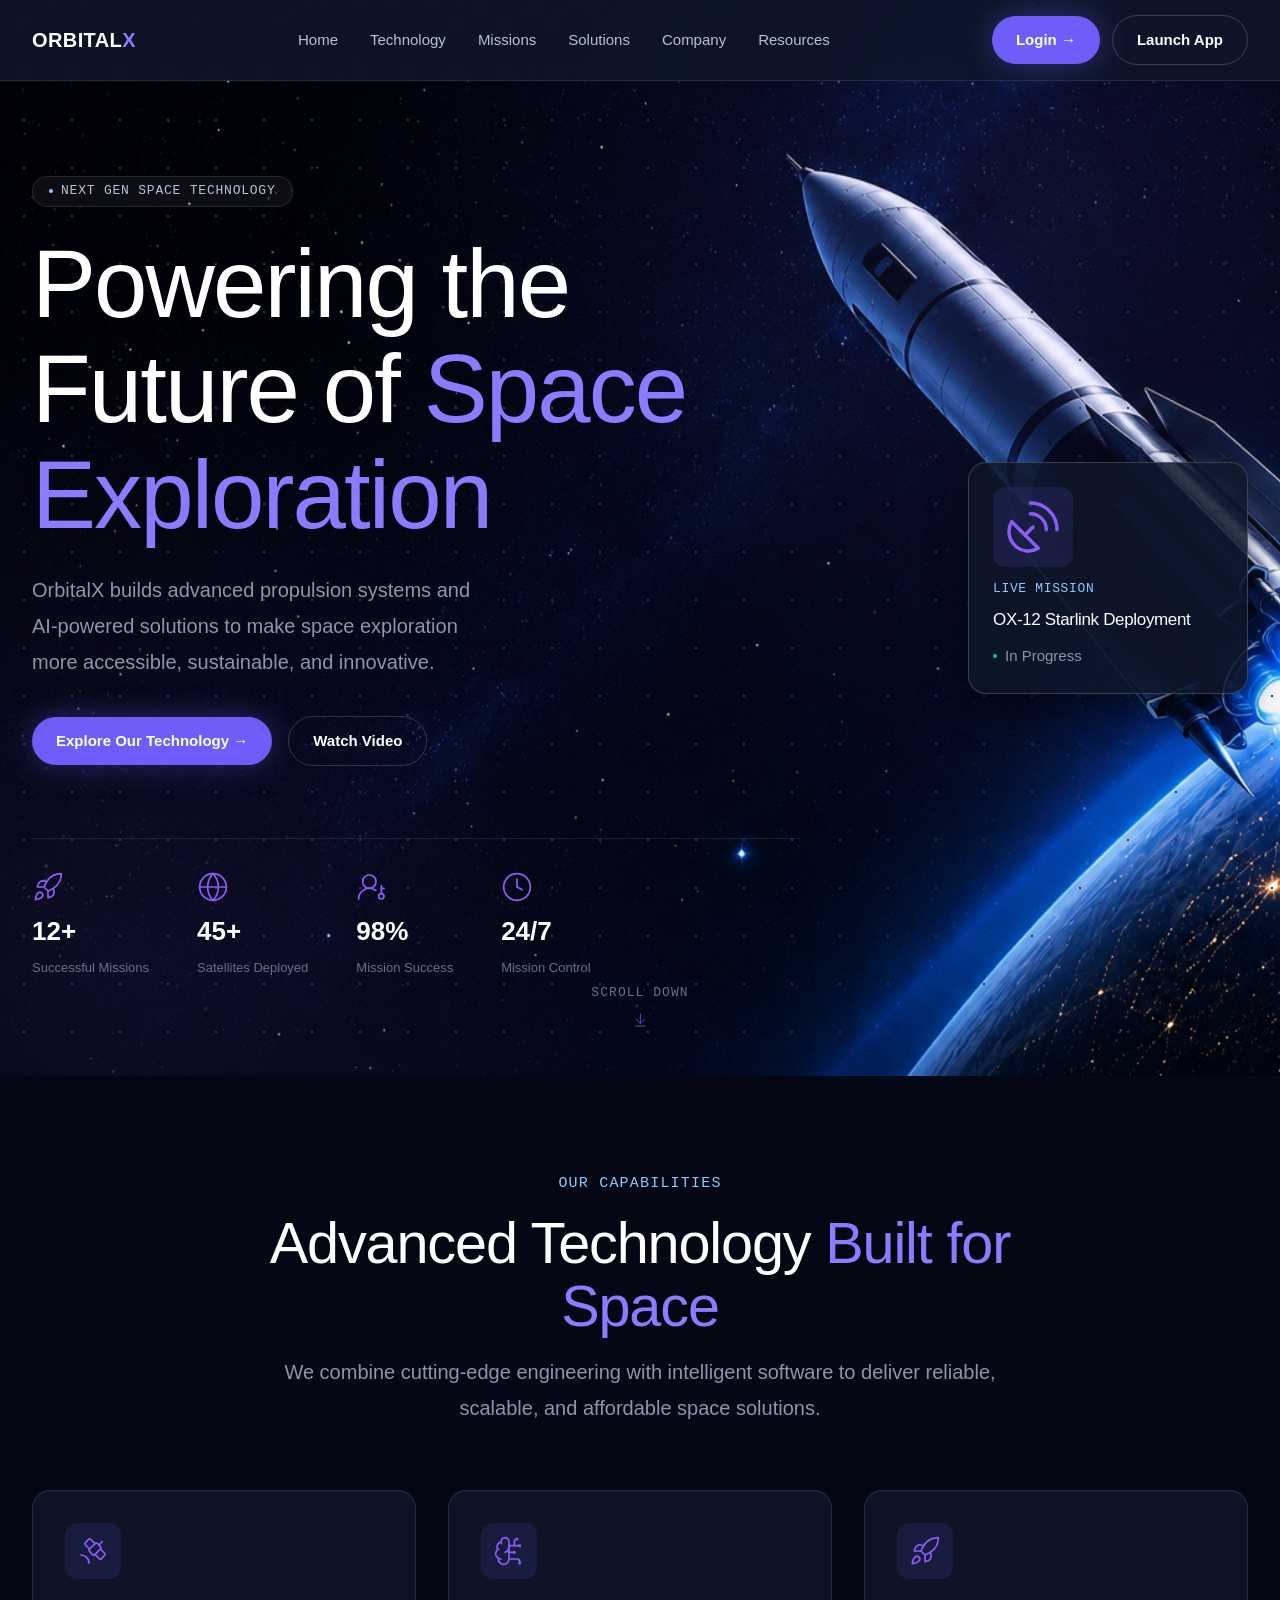
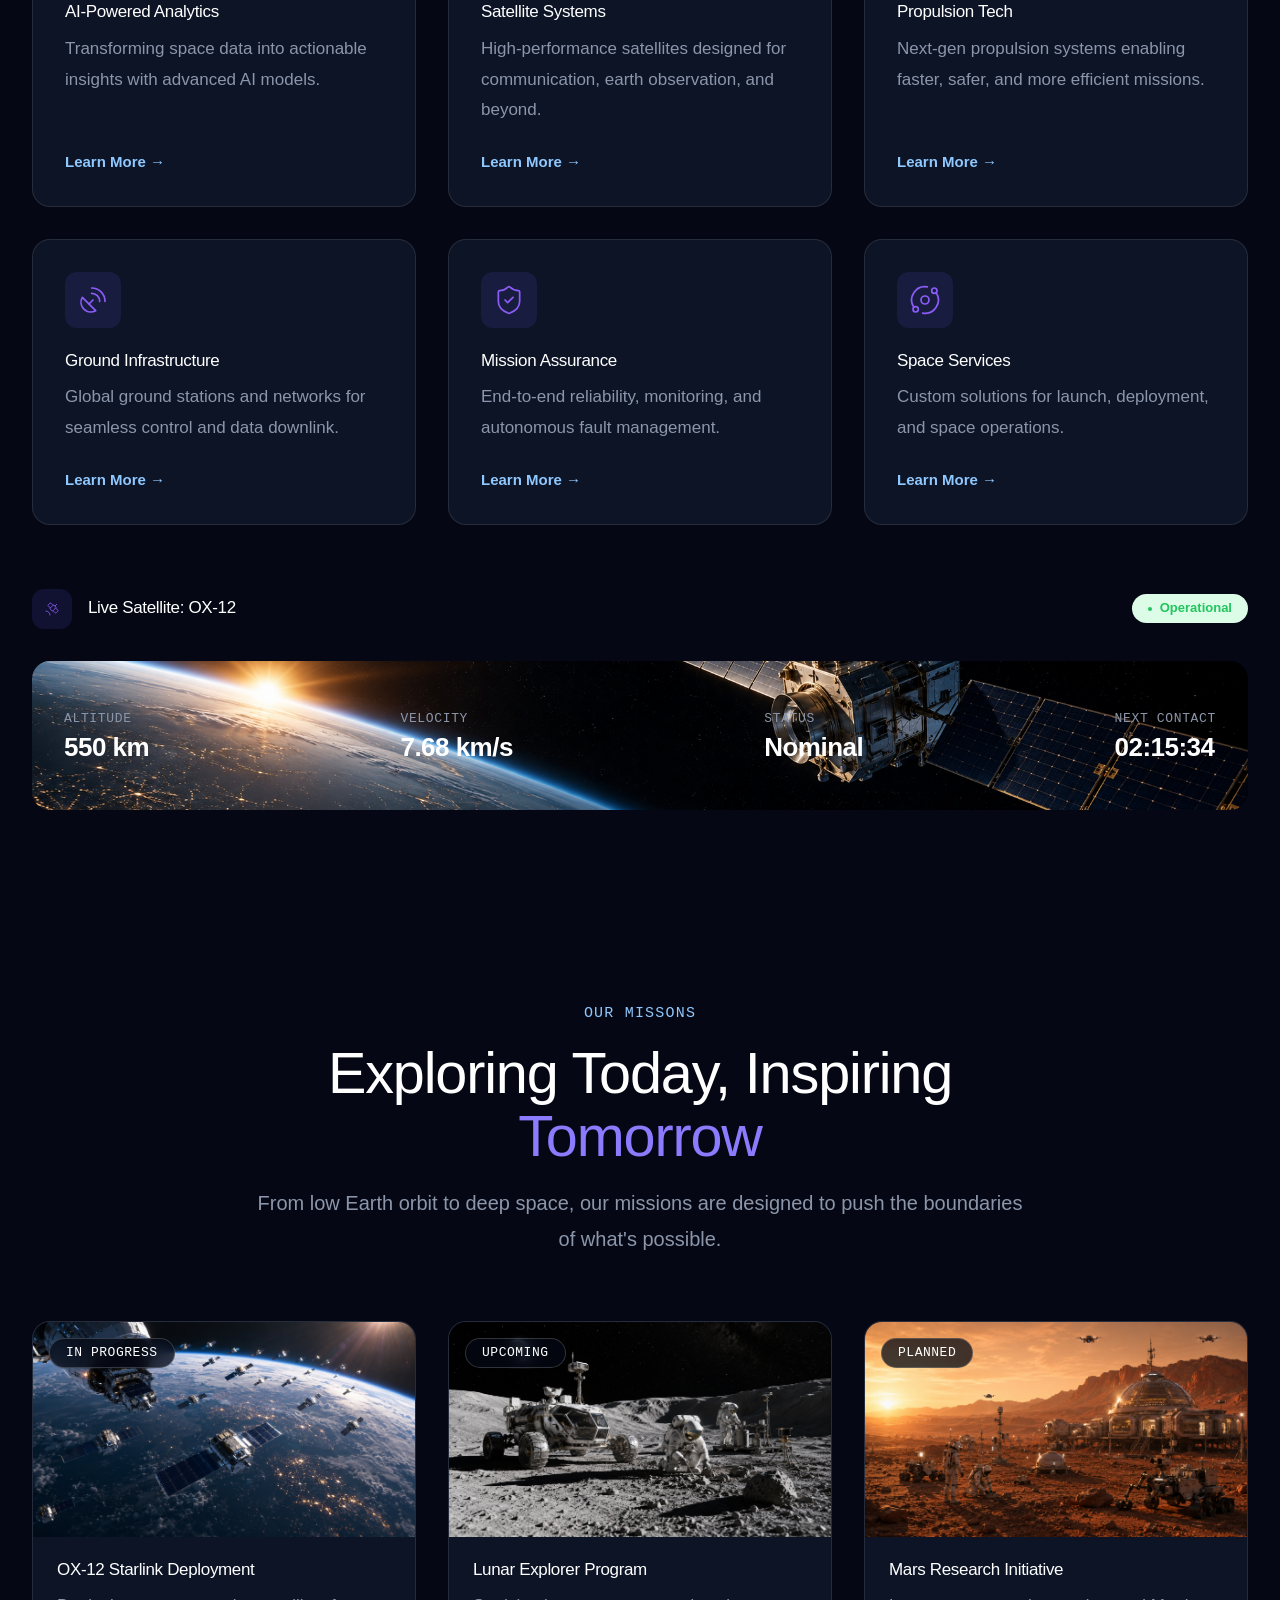
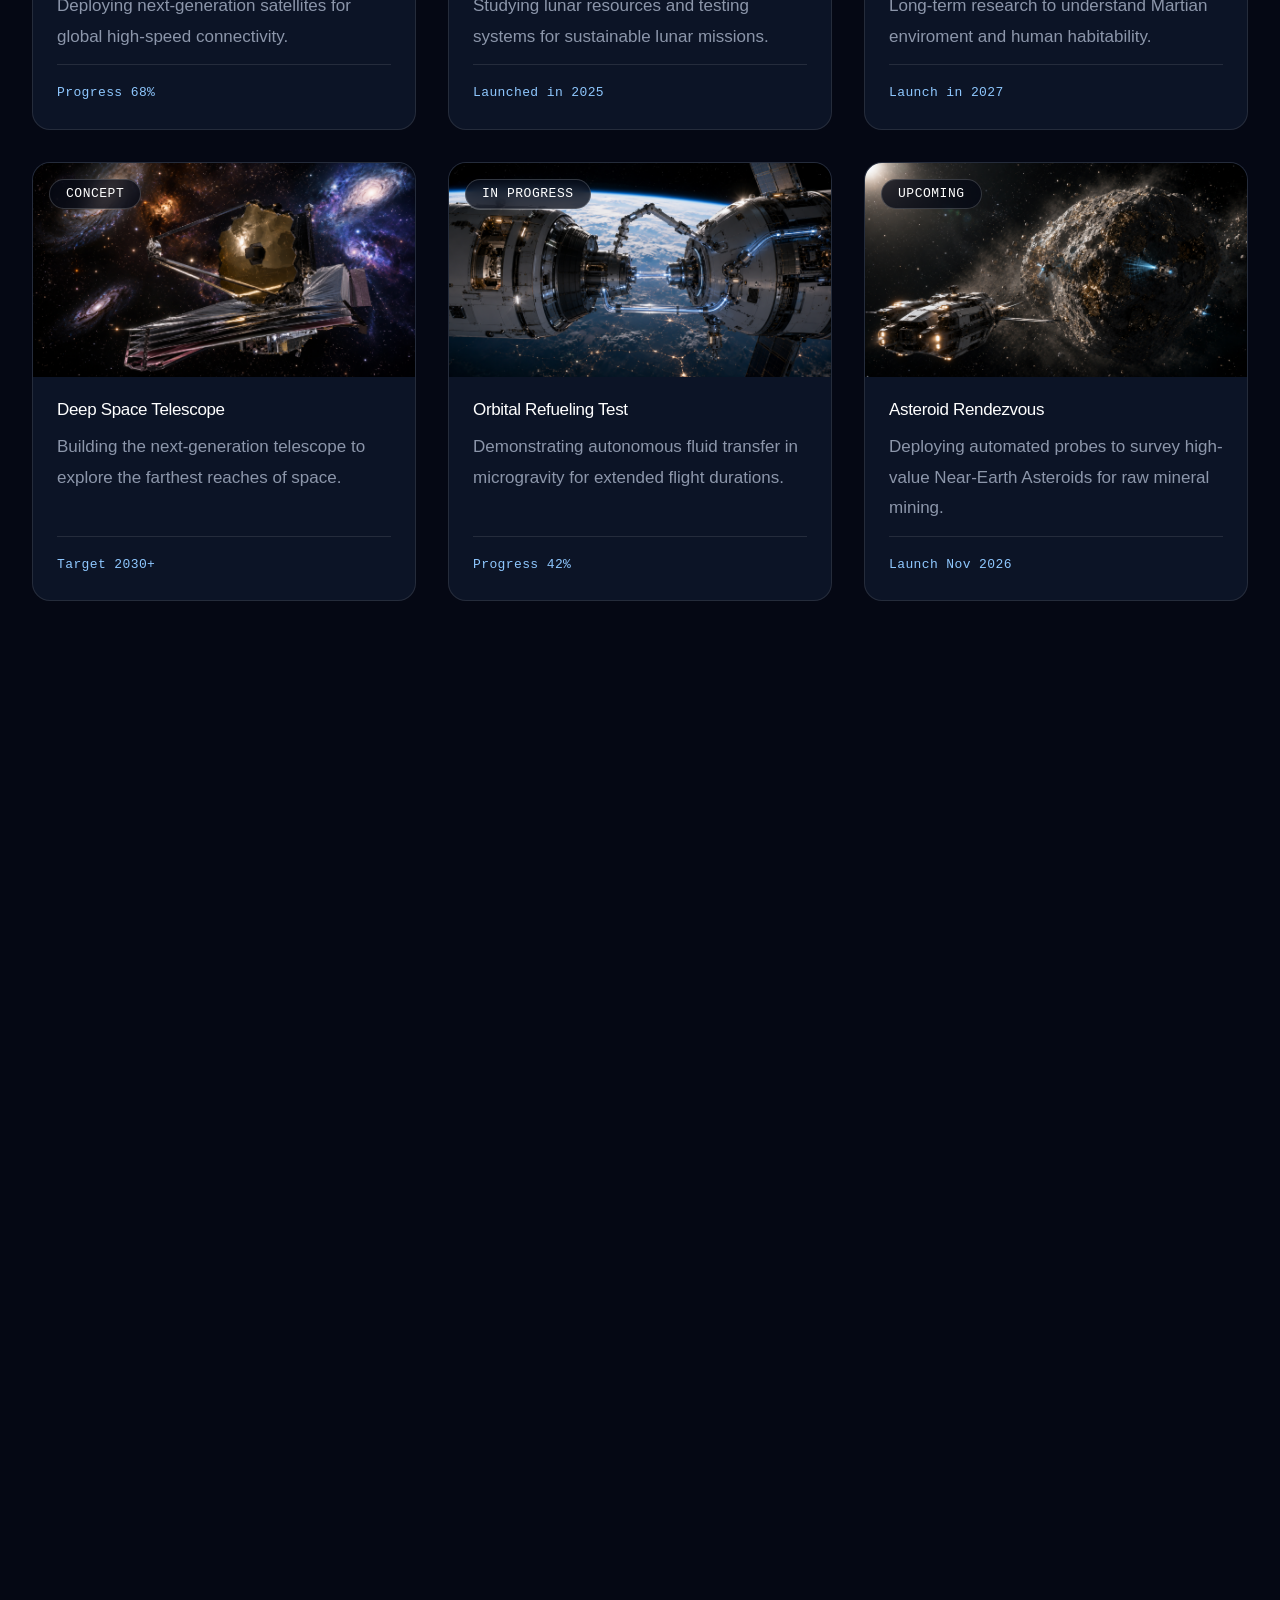
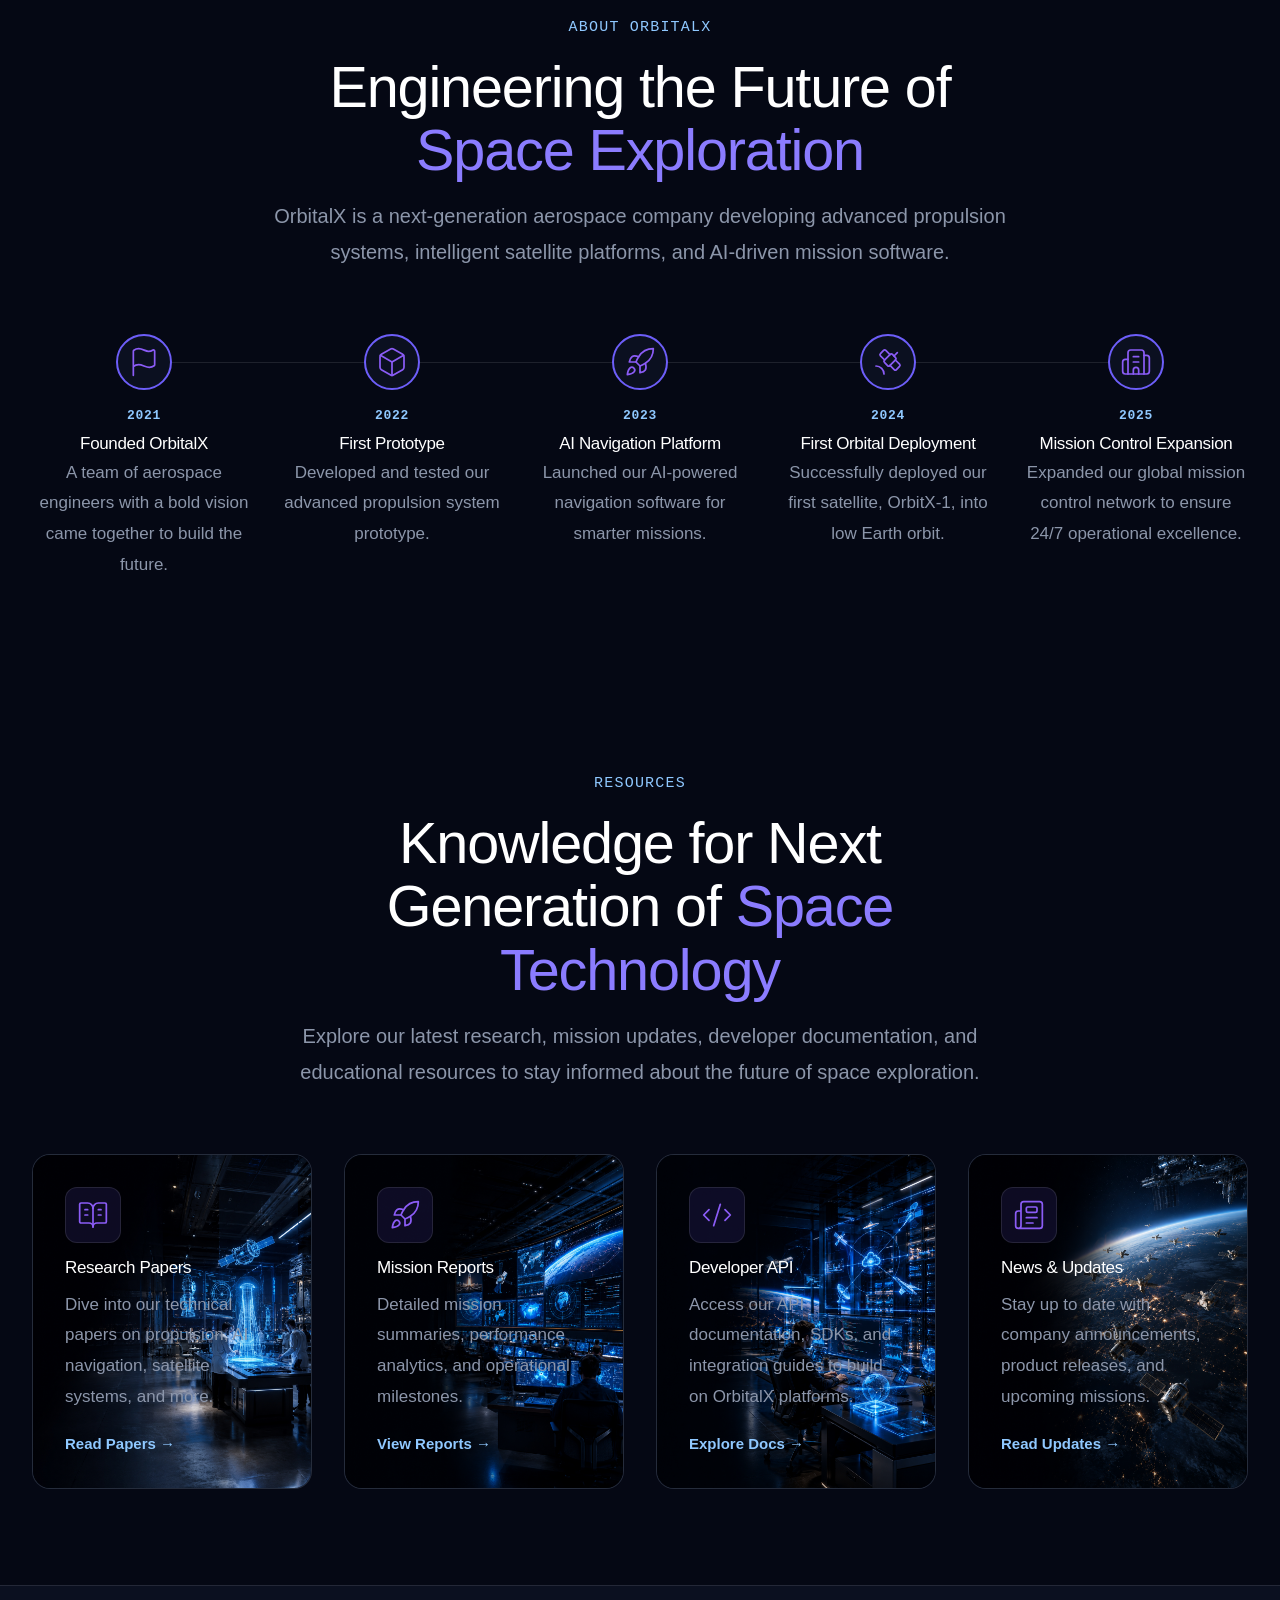
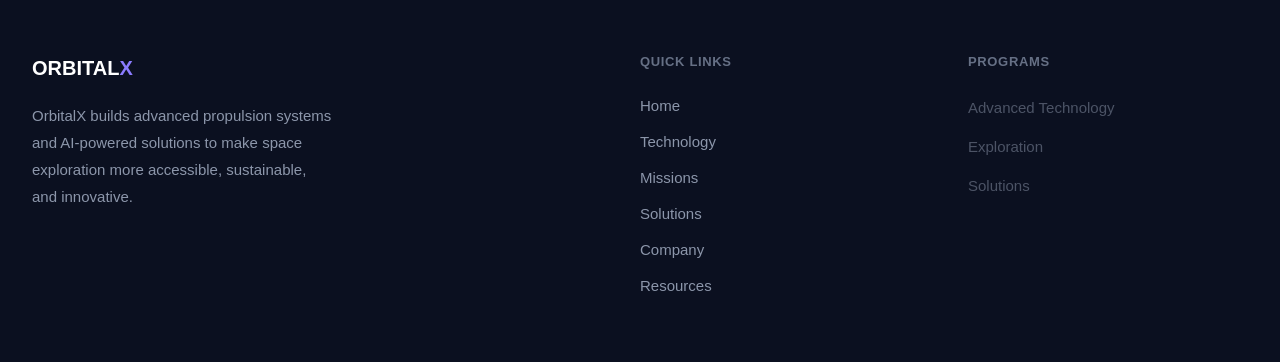
<file: index.html>
<!doctype html>
<html lang="en">
    <head>
        <meta charset="UTF-8" />
        <meta name="viewport" content="width=device-width, initial-scale=1.0" />
        <title>OrbitalX</title>
        <link rel="stylesheet" href="./styles/index.css" />
    </head>
    <body>
        <header class="navbar" id="navbar">
            <div class="navbar__inner">
                <a href="#home" class="navbar__logo">
                    ORBITAL<span class="accent">X</span>
                </a>

                <nav class="navbar__nav">
                    <a href="#" class="navbar__link">Home</a>
                    <a href="#technology" class="navbar__link">Technology</a>
                    <a href="#mission" class="navbar__link">Missions</a>
                    <a href="#solutions" class="navbar__link">Solutions</a>
                    <a href="#company" class="navbar__link">Company</a>
                    <a href="#resources" class="navbar__link">Resources</a>
                </nav>

                <div class="navbar__actions">
                    <a href="#login" class="btn btn--primary">Login →</a>
                    <a href="#launch" class="btn btn--secondary">Launch App</a>
                </div>

                <button class="navbar__hamburger" type="button">
                    <span></span>
                    <span></span>
                    <span></span>
                </button>
            </div>

            <div class="navbar__mobile-menu">
                <a href="#" class="navbar__mobile-link">Home</a>
                <a href="#technology" class="navbar__mobile-link">Technology</a>
                <a href="#mission" class="navbar__mobile-link">Missions</a>
                <a href="#solutions" class="navbar__mobile-link">Solutions</a>
                <a href="#company" class="navbar__mobile-link">Company</a>
                <a href="#resources" class="navbar__mobile-link">Resources</a>

                <div class="navbar__mobile-actions">
                    <a href="#login" class="btn btn--primary">Login</a>
                    <a href="#launch" class="btn btn--secondary">Launch App</a>
                </div>
            </div>
        </header>

        <main id="main">
            <section class="hero" id="home">
                <div class="hero__inner">
                    <div class="hero__content">
                        <span class="hero__badge">
                            <span class="hero__badge-dot"></span>
                            NEXT GEN SPACE TECHNOLOGY
                        </span>

                        <h1 class="hero__title">
                            Powering the Future of
                            <span class="accent">Space Exploration</span>
                        </h1>

                        <p class="hero__description">
                            OrbitalX builds advanced propulsion systems and
                            AI-powered solutions to make space exploration more
                            accessible, sustainable, and innovative.
                        </p>

                        <div class="hero__actions">
                            <a href="#technology" class="btn btn--primary"
                                >Explore Our Technology →</a
                            >
                            <a href="#video" class="btn btn--secondary"
                                >Watch Video</a
                            >
                        </div>

                        <div class="hero__stat-wrapper">
                            <div class="hero__stat">
                                <img
                                    class="hero__stat-icon"
                                    src="./assests/rocket.svg"
                                    alt="Successful Missions"
                                />
                                <span class="hero__stat-title">12+</span>
                                <p class="hero__stat-description">
                                    Successful Missions
                                </p>
                            </div>

                            <div class="hero__stat">
                                <img
                                    class="hero__stat-icon"
                                    src="./assests/globe.svg"
                                    alt="Satellites Deployed"
                                />
                                <span class="hero__stat-title">45+</span>
                                <p class="hero__stat-description">
                                    Satellites Deployed
                                </p>
                            </div>

                            <div class="hero__stat">
                                <img
                                    class="hero__stat-icon"
                                    src="./assests/user-round-key.svg"
                                    alt="Mission Success"
                                />
                                <span class="hero__stat-title">98%</span>
                                <p class="hero__stat-description">
                                    Mission Success
                                </p>
                            </div>

                            <div class="hero__stat">
                                <img
                                    class="hero__stat-icon"
                                    src="./assests/clock.svg"
                                    alt="Mission Control"
                                />
                                <span class="hero__stat-title">24/7</span>
                                <p class="hero__stat-description">
                                    Mission Control
                                </p>
                            </div>
                        </div>
                    </div>

                    <!--this card should be on top right side of the hero section-->

                    <div class="hero__meta">
                        <img
                            class="hero__meta-icon"
                            src="./assests/satellite-dish.svg"
                            alt="Live Misson"
                        />
                        <span class="hero__meta-badge">Live Mission</span>
                        <h4 class="hero__meta-title">
                            OX-12 Starlink Deployment
                        </h4>
                        <p class="hero__meta-status">
                            <span class="hero__meta-status-dot"></span>In
                            Progress
                        </p>
                    </div>
                </div>

                <div class="hero__scroll">
                    <span class="hero__scroll-title">Scroll Down</span>
                    <img
                        class="hero__scroll-icon"
                        src="./assests/arrow-down-to-line.svg"
                        alt="Hero Scroll"
                    />
                </div>
            </section>

            <section class="technology" id="technology">
                <div class="container">
                    <header class="section__header">
                        <div class="section__header-center">
                            <span class="section__header-label"
                                >OUR CAPABILITIES</span
                            >
                            <h2 class="section__header-title">
                                Advanced Technology
                                <span class="accent">Built for Space</span>
                            </h2>
                            <p class="section__header-description">
                                We combine cutting-edge engineering with
                                intelligent software to deliver reliable,
                                scalable, and affordable space solutions.
                            </p>
                        </div>
                    </header>

                    <ul class="technology__grid" role="list">
                        <li>
                            <article class="technology__card">
                                <div class="technology__card-img__wrapper">
                                    <img
                                        class="technology__card-img"
                                        src="./assests/satellite.svg"
                                        alt="AI-Powered Analytics"
                                    />
                                </div>
                                <div class="technology__card-body">
                                    <h3 class="technology__card-title">
                                        AI-Powered Analytics
                                    </h3>
                                    <p class="technology__card-description">
                                        Transforming space data into actionable
                                        insights with advanced AI models.
                                    </p>
                                    <a href="#" class="btn btn--tertiary"
                                        >Learn More →</a
                                    >
                                </div>
                            </article>
                        </li>

                        <li>
                            <article class="technology__card">
                                <div class="technology__card-img__wrapper">
                                    <img
                                        class="technology__card-img"
                                        src="./assests/brain-circuit.svg"
                                        alt="Satellite Systems"
                                    />
                                </div>
                                <div class="technology__card-body">
                                    <h3 class="technology__card-title">
                                        Satellite Systems
                                    </h3>
                                    <p class="technology__card-description">
                                        High-performance satellites designed for
                                        communication, earth observation, and
                                        beyond.
                                    </p>
                                    <a href="#" class="btn btn--tertiary"
                                        >Learn More →</a
                                    >
                                </div>
                            </article>
                        </li>

                        <li>
                            <article class="technology__card">
                                <div class="technology__card-img__wrapper">
                                    <img
                                        class="technology__card-img"
                                        src="./assests/rocket.svg"
                                        alt="Propulsion Tech"
                                    />
                                </div>
                                <div class="technology__card-body">
                                    <h3 class="technology__card-title">
                                        Propulsion Tech
                                    </h3>
                                    <p class="technology__card-description">
                                        Next-gen propulsion systems enabling
                                        faster, safer, and more efficient
                                        missions.
                                    </p>
                                    <a href="#" class="btn btn--tertiary"
                                        >Learn More →</a
                                    >
                                </div>
                            </article>
                        </li>

                        <li>
                            <article class="technology__card">
                                <div class="technology__card-img__wrapper">
                                    <img
                                        class="technology__card-img"
                                        src="./assests/satellite-dish.svg"
                                        alt="Ground Infrastructure"
                                    />
                                </div>
                                <div class="technology__card-body">
                                    <h3 class="technology__card-title">
                                        Ground Infrastructure
                                    </h3>
                                    <p class="technology__card-description">
                                        Global ground stations and networks for
                                        seamless control and data downlink.
                                    </p>
                                    <a href="#" class="btn btn--tertiary"
                                        >Learn More →</a
                                    >
                                </div>
                            </article>
                        </li>

                        <li>
                            <article class="technology__card">
                                <div class="technology__card-img__wrapper">
                                    <img
                                        class="technology__card-img"
                                        src="./assests/shield-check.svg"
                                        alt="Mission Assurance"
                                    />
                                </div>
                                <div class="technology__card-body">
                                    <h3 class="technology__card-title">
                                        Mission Assurance
                                    </h3>
                                    <p class="technology__card-description">
                                        End-to-end reliability, monitoring, and
                                        autonomous fault management.
                                    </p>
                                    <a href="#" class="btn btn--tertiary"
                                        >Learn More →</a
                                    >
                                </div>
                            </article>
                        </li>

                        <li>
                            <article class="technology__card">
                                <div class="technology__card-img__wrapper">
                                    <img
                                        class="technology__card-img"
                                        src="./assests/orbit.svg"
                                        alt="Space Services"
                                    />
                                </div>
                                <div class="technology__card-body">
                                    <h3 class="technology__card-title">
                                        Space Services
                                    </h3>
                                    <p class="technology__card-description">
                                        Custom solutions for launch, deployment,
                                        and space operations.
                                    </p>
                                    <a href="#" class="btn btn--tertiary"
                                        >Learn More →</a
                                    >
                                </div>
                            </article>
                        </li>
                    </ul>

                    <div class="technology__meta">
                        <div class="technology__meta-header">
                            <img
                                class="technology__meta-icon"
                                src="./assests/satellite.svg"
                                alt="Live Satellite"
                            />
                            <h3 class="technology__meta-title">
                                Live Satellite: OX-12
                            </h3>
                            <span class="technology__meta-status"
                                ><span class="technology__meta-dot"></span
                                >Operational</span
                            >
                        </div>

                        <!--this is a full screen width band-->

                        <div class="technology__meta-stats__wrapper">
                            <img
                                class="technology__meta-bg-img"
                                src="./assests/technology.png"
                                alt="technology"
                            />
                            <div class="technology__meta-body">
                                <div class="technology__card-stats">
                                    <span class="meta__stats-title"
                                        >Altitude</span
                                    >
                                    <h3 class="meta__stats-value">550 km</h3>
                                </div>

                                <div class="technology__card-stats">
                                    <span class="meta__stats-title"
                                        >Velocity</span
                                    >
                                    <h3 class="meta__stats-value">7.68 km/s</h3>
                                </div>

                                <div class="technology__card-stats">
                                    <span class="meta__stats-title"
                                        >Status</span
                                    >
                                    <h3 class="meta__stats-value">Nominal</h3>
                                </div>

                                <div class="technology__card-stats">
                                    <span class="meta__stats-title"
                                        >Next Contact</span
                                    >
                                    <h3 class="meta__stats-value">02:15:34</h3>
                                </div>
                            </div>
                        </div>
                    </div>
                </div>
            </section>

            <section class="mission" id="mission">
                <div class="container">
                    <header class="section__header">
                        <div class="section__header-center">
                            <span class="section__header-label"
                                >OUR MISSONS</span
                            >
                            <h2 class="section__header-title">
                                Exploring Today, Inspiring
                                <span class="accent">Tomorrow</span>
                            </h2>
                            <p class="section__header-description">
                                From low Earth orbit to deep space, our missions
                                are designed to push the boundaries of what's
                                possible.
                            </p>
                        </div>
                    </header>

                    <ul class="mission__grid" role="list">
                        <li>
                            <article class="mission__card">
                                <div class="mission__card-img__wrap">
                                    <span class="mission__card-badge"
                                        >In Progress</span
                                    >
                                    <img
                                        class="mission__card-img"
                                        src="./assests/OX-12 Starlink Deployment.png"
                                        alt="OX-12 Starlink Deployment"
                                    />
                                </div>
                                <div class="mission__card-body">
                                    <h3 class="mission__card-title">
                                        OX-12 Starlink Deployment
                                    </h3>
                                    <p class="mission__card-description">
                                        Deploying next-generation satellites for
                                        global high-speed connectivity.
                                    </p>
                                    <div
                                        class="mission__card-progress__wrapper"
                                    >
                                        <span class="mission__card-progress"
                                            >Progress 68%</span
                                        >
                                    </div>
                                </div>
                            </article>
                        </li>

                        <li>
                            <article class="mission__card">
                                <div class="mission__card-img__wrap">
                                    <span class="mission__card-badge"
                                        >Upcoming</span
                                    >
                                    <img
                                        class="mission__card-img"
                                        src="./assests/Lunar Explorer Program.png"
                                        alt="Lunar Explorer Program"
                                    />
                                </div>
                                <div class="mission__card-body">
                                    <h3 class="mission__card-title">
                                        Lunar Explorer Program
                                    </h3>
                                    <p class="mission__card-description">
                                        Studying lunar resources and testing
                                        systems for sustainable lunar missions.
                                    </p>
                                    <div
                                        class="mission__card-progress__wrapper"
                                    >
                                        <span class="mission__card-progress"
                                            >Launched in 2025</span
                                        >
                                    </div>
                                </div>
                            </article>
                        </li>

                        <li>
                            <article class="mission__card">
                                <div class="mission__card-img__wrap">
                                    <span class="mission__card-badge"
                                        >Planned</span
                                    >
                                    <img
                                        class="mission__card-img"
                                        src="./assests/Mars Research Initiative.png"
                                        alt="Mars Research Initiative"
                                    />
                                </div>
                                <div class="mission__card-body">
                                    <h3 class="mission__card-title">
                                        Mars Research Initiative
                                    </h3>
                                    <p class="mission__card-description">
                                        Long-term research to understand Martian
                                        enviroment and human habitability.
                                    </p>
                                    <div
                                        class="mission__card-progress__wrapper"
                                    >
                                        <span class="mission__card-progress"
                                            >Launch in 2027</span
                                        >
                                    </div>
                                </div>
                            </article>
                        </li>

                        <li>
                            <article class="mission__card">
                                <div class="mission__card-img__wrap">
                                    <span class="mission__card-badge"
                                        >Concept</span
                                    >
                                    <img
                                        class="mission__card-img"
                                        src="./assests/Deep Space Telescope.png"
                                        alt="Deep Space Telescope"
                                    />
                                </div>
                                <div class="mission__card-body">
                                    <h3 class="mission__card-title">
                                        Deep Space Telescope
                                    </h3>
                                    <p class="mission__card-description">
                                        Building the next-generation telescope
                                        to explore the farthest reaches of
                                        space.
                                    </p>
                                    <div
                                        class="mission__card-progress__wrapper"
                                    >
                                        <span class="mission__card-progress"
                                            >Target 2030+</span
                                        >
                                    </div>
                                </div>
                            </article>
                        </li>

                        <li>
                            <article class="mission__card">
                                <div class="mission__card-img__wrap">
                                    <span class="mission__card-badge"
                                        >In Progress</span
                                    >
                                    <img
                                        class="mission__card-img"
                                        src="./assests/Orbital Refueling Test.png"
                                        alt="Orbital Refueling Test"
                                    />
                                </div>
                                <div class="mission__card-body">
                                    <h3 class="mission__card-title">
                                        Orbital Refueling Test
                                    </h3>
                                    <p class="mission__card-description">
                                        Demonstrating autonomous fluid transfer
                                        in microgravity for extended flight
                                        durations.
                                    </p>
                                    <div
                                        class="mission__card-progress__wrapper"
                                    >
                                        <span class="mission__card-progress"
                                            >Progress 42%</span
                                        >
                                    </div>
                                </div>
                            </article>
                        </li>

                        <li>
                            <article class="mission__card">
                                <div class="mission__card-img__wrap">
                                    <span class="mission__card-badge"
                                        >Upcoming</span
                                    >
                                    <img
                                        class="mission__card-img"
                                        src="./assests/Asteroid Rendezvous.png"
                                        alt="Asteroid Rendezvous"
                                    />
                                </div>
                                <div class="mission__card-body">
                                    <h3 class="mission__card-title">
                                        Asteroid Rendezvous
                                    </h3>
                                    <p class="mission__card-description">
                                        Deploying automated probes to survey
                                        high-value Near-Earth Asteroids for raw
                                        mineral mining.
                                    </p>
                                    <div
                                        class="mission__card-progress__wrapper"
                                    >
                                        <span class="mission__card-progress"
                                            >Launch Nov 2026</span
                                        >
                                    </div>
                                </div>
                            </article>
                        </li>
                    </ul>
                </div>
            </section>

            <section class="solutions" id="solutions">
                <div class="container">
                    <header class="section__header">
                        <div class="section__header-center">
                            <span class="section__header-label"
                                >Our Solutions</span
                            >
                            <h2 class="section__header-title">
                                End-to-End Space
                                <span class="accent">Solutions</span>
                            </h2>
                            <p class="section__header-description">
                                We design, build, and operate advanced space
                                systems that solve real-world challenges and
                                drive innovation on Earth and beyond.
                            </p>
                        </div>
                    </header>

                    <ul class="solutions__grid" role="list">
                        <li>
                            <article class="solutions__card">
                                <div class="solutions__card-body">
                                    <img
                                        class="solutions__card-icon"
                                        src="./assests/satellite.svg"
                                        alt="Satellite Systems"
                                    />
                                    <h3 class="solutions__card-title">
                                        Satellite Systems
                                    </h3>
                                    <p class="solutions__card-description">
                                        High performance satellites for
                                        communication, Earth observation, and
                                        scientific research.
                                    </p>
                                    <a href="#" class="btn btn--tertiary"
                                        >Learn More →</a
                                    >
                                </div>
                            </article>
                        </li>

                        <li>
                            <article class="solutions__card">
                                <div class="solutions__card-body">
                                    <img
                                        class="solutions__card-icon"
                                        src="./assests/rocket.svg"
                                        alt="Launch Services"
                                    />
                                    <h3 class="solutions__card-title">
                                        Launch Services
                                    </h3>
                                    <p class="solutions__card-description">
                                        Reliable and cost-effective launch
                                        solutions tailored to your mission
                                        requirements.
                                    </p>
                                    <a href="#" class="btn btn--tertiary"
                                        >Learn More →</a
                                    >
                                </div>
                            </article>
                        </li>

                        <li>
                            <article class="solutions__card">
                                <div class="solutions__card-body">
                                    <img
                                        class="solutions__card-icon"
                                        src="./assests/chart-no-axes-combined.svg"
                                        alt="Data & Analytics"
                                    />
                                    <h3 class="solutions__card-title">
                                        Data & Analytics
                                    </h3>
                                    <p class="solutions__card-description">
                                        Turn space data into actionable insights
                                        with our AI-powered analytics platform.
                                    </p>
                                    <a href="#" class="btn btn--tertiary"
                                        >Learn More →</a
                                    >
                                </div>
                            </article>
                        </li>

                        <li>
                            <article class="solutions__card">
                                <div class="solutions__card-body">
                                    <img
                                        class="solutions__card-icon"
                                        src="./assests/search.svg"
                                        alt="Custom Solutions"
                                    />
                                    <h3 class="solutions__card-title">
                                        Custom Solutions
                                    </h3>
                                    <p class="solutions__card-description">
                                        We build tailored space solutions to
                                        help you achieve mission success.
                                    </p>
                                    <a href="#" class="btn btn--tertiary"
                                        >Learn More →</a
                                    >
                                </div>
                            </article>
                        </li>
                    </ul>
                </div>
            </section>

            <section class="company" id="company">
                <div class="container">
                    <header class="section__header">
                        <div class="section__header-center">
                            <span class="section__header-label"
                                >ABOUT ORBITALX</span
                            >
                            <h2 class="section__header-title">
                                Engineering the Future of
                                <span class="accent">Space Exploration</span>
                            </h2>
                            <p class="section__header-description">
                                OrbitalX is a next-generation aerospace company
                                developing advanced propulsion systems,
                                intelligent satellite platforms, and AI-driven
                                mission software.
                            </p>
                        </div>
                    </header>

                    <ul class="timeline__grid">
                        <li class="timeline__item">
                            <div class="timeline__icon-wrap">
                                <img
                                    class="timeline__icon"
                                    src="./assests/flag.svg"
                                    alt="Founding"
                                />
                            </div>
                            <div class="timeline__body">
                                <span class="timeline__year">2021</span>
                                <h3 class="timeline__heading">
                                    Founded OrbitalX
                                </h3>
                                <p class="timeline__description">
                                    A team of aerospace engineers with a bold
                                    vision came together to build the future.
                                </p>
                            </div>
                        </li>

                        <li class="timeline__item">
                            <div class="timeline__icon-wrap">
                                <img
                                    class="timeline__icon"
                                    src="./assests/box.svg"
                                    alt="Founding"
                                />
                            </div>
                            <div class="timeline__body">
                                <span class="timeline__year">2022</span>
                                <h3 class="timeline__heading">
                                    First Prototype
                                </h3>
                                <p class="timeline__description">
                                    Developed and tested our advanced propulsion
                                    system prototype.
                                </p>
                            </div>
                        </li>

                        <li class="timeline__item">
                            <div class="timeline__icon-wrap">
                                <img
                                    class="timeline__icon"
                                    src="./assests/rocket.svg"
                                    alt="Founding"
                                />
                            </div>
                            <div class="timeline__body">
                                <span class="timeline__year">2023</span>
                                <h3 class="timeline__heading">
                                    AI Navigation Platform
                                </h3>
                                <p class="timeline__description">
                                    Launched our AI-powered navigation software
                                    for smarter missions.
                                </p>
                            </div>
                        </li>

                        <li class="timeline__item">
                            <div class="timeline__icon-wrap">
                                <img
                                    class="timeline__icon"
                                    src="./assests/satellite.svg"
                                    alt="Founding"
                                />
                            </div>
                            <div class="timeline__body">
                                <span class="timeline__year">2024</span>
                                <h3 class="timeline__heading">
                                    First Orbital Deployment
                                </h3>
                                <p class="timeline__description">
                                    Successfully deployed our first satellite,
                                    OrbitX-1, into low Earth orbit.
                                </p>
                            </div>
                        </li>

                        <li class="timeline__item">
                            <div class="timeline__icon-wrap">
                                <img
                                    class="timeline__icon"
                                    src="./assests/building-2.svg"
                                    alt="Founding"
                                />
                            </div>
                            <div class="timeline__body">
                                <span class="timeline__year">2025</span>
                                <h3 class="timeline__heading">
                                    Mission Control Expansion
                                </h3>
                                <p class="timeline__description">
                                    Expanded our global mission control network
                                    to ensure 24/7 operational excellence.
                                </p>
                            </div>
                        </li>
                    </ul>
                </div>
            </section>

            <section class="resources" id="resources">
                <div class="container">
                    <header class="section__header">
                        <div class="section__header-center">
                            <span class="section__header-label">Resources</span>
                            <h2 class="section__header-title">
                                Knowledge for Next Generation of
                                <span class="accent">Space Technology</span>
                            </h2>
                            <p class="section__header-description">
                                Explore our latest research, mission updates,
                                developer documentation, and educational
                                resources to stay informed about the future of
                                space exploration.
                            </p>
                        </div>
                    </header>

                    <ul class="resources__grid">
                        <li>
                            <article class="resources__card">
                                <img
                                    class="resources__card-bg-img"
                                    src="./assests/Research Papers.png"
                                    alt="research"
                                />
                                <div class="resources__card-body">
                                    <div class="resources__card-icon__wrapper">
                                        <img
                                            class="resources__card-icon"
                                            src="./assests/book-open-text.svg"
                                            alt="Research Papers"
                                        />
                                    </div>
                                    <div class="resources__card-body">
                                        <h3 class="resources__card-title">
                                            Research Papers
                                        </h3>
                                        <p class="resources__card-description">
                                            Dive into our technical papers on
                                            propulsion, AI navigation, satellite
                                            systems, and more.
                                        </p>
                                        <a href="#" class="btn btn--tertiary"
                                            >Read Papers →</a
                                        >
                                    </div>
                                </div>
                            </article>
                        </li>

                        <li>
                            <article class="resources__card">
                                <img
                                    class="resources__card-bg-img"
                                    src="./assests/Mission Reports.png"
                                    alt="research"
                                />
                                <div class="resources__card-body">
                                    <div class="resources__card-icon__wrapper">
                                        <img
                                            class="resources__card-icon"
                                            src="./assests/rocket.svg"
                                            alt="Research Papers"
                                        />
                                    </div>
                                    <div class="resources__card-body">
                                        <h3 class="resources__card-title">
                                            Mission Reports
                                        </h3>
                                        <p class="resources__card-description">
                                            Detailed mission summaries,
                                            performance analytics, and
                                            operational milestones.
                                        </p>
                                        <a href="#" class="btn btn--tertiary"
                                            >View Reports →</a
                                        >
                                    </div>
                                </div>
                            </article>
                        </li>

                        <li>
                            <article class="resources__card">
                                <img
                                    class="resources__card-bg-img"
                                    src="./assests/Developer API.png"
                                    alt="research"
                                />
                                <div class="resources__card-body">
                                    <div class="resources__card-icon__wrapper">
                                        <img
                                            class="resources__card-icon"
                                            src="./assests/code-xml.svg"
                                            alt="Research Papers"
                                        />
                                    </div>
                                    <div class="resources__card-body">
                                        <h3 class="resources__card-title">
                                            Developer API
                                        </h3>
                                        <p class="resources__card-description">
                                            Access our API documentation, SDKs,
                                            and integration guides to build on
                                            OrbitalX platforms.
                                        </p>
                                        <a href="#" class="btn btn--tertiary"
                                            >Explore Docs →</a
                                        >
                                    </div>
                                </div>
                            </article>
                        </li>

                        <li>
                            <article class="resources__card">
                                <img
                                    class="resources__card-bg-img"
                                    src="./assests/News & Updates.png"
                                    alt="research"
                                />
                                <div class="resources__card-body">
                                    <div class="resources__card-icon__wrapper">
                                        <img
                                            class="resources__card-icon"
                                            src="./assests/newspaper.svg"
                                            alt="News & Updates"
                                        />
                                    </div>
                                    <div class="resources__card-body">
                                        <h3 class="resources__card-title">
                                            News & Updates
                                        </h3>
                                        <p class="resources__card-description">
                                            Stay up to date with company
                                            announcements, product releases, and
                                            upcoming missions.
                                        </p>
                                        <a href="#" class="btn btn--tertiary"
                                            >Read Updates →</a
                                        >
                                    </div>
                                </div>
                            </article>
                        </li>
                    </ul>
                </div>
            </section>
        </main>

        <footer class="footer" id="footer">
            <div class="container">
                <div class="footer__grid">
                    <div class="footer__col">
                        <p class="footer__brand-name">
                            ORBITAL<span class="accent">X</span>
                        </p>
                        <p class="footer__brand-description">
                            OrbitalX builds advanced propulsion systems and
                            AI-powered solutions to make space exploration more
                            accessible, sustainable, and innovative.
                        </p>
                    </div>

                    <div class="footer__col">
                        <p class="footer__col-title">Quick Links</p>
                        <nav class="footer__nav">
                            <a href="#" class="footer__link">Home</a>
                            <a href="#technology" class="footer__link"
                                >Technology</a
                            >
                            <a href="#mission" class="footer__link">Missions</a>
                            <a href="#solutions" class="footer__link"
                                >Solutions</a
                            >
                            <a href="#company" class="footer__link">Company</a>
                            <a href="#resources" class="footer__link"
                                >Resources</a
                            >
                        </nav>
                    </div>

                    <div class="footer__col">
                        <p class="footer__col-title">Programs</p>
                        <div class="footer__nav">
                            <p class="footer__link">Advanced Technology</p>
                            <p class="footer__link">Exploration</p>
                            <p class="footer__link">Solutions</p>
                        </div>
                    </div>
                </div>
            </div>
        </footer>
        <script src="./script/script.js" defer></script>
    </body>
</html>
</file>
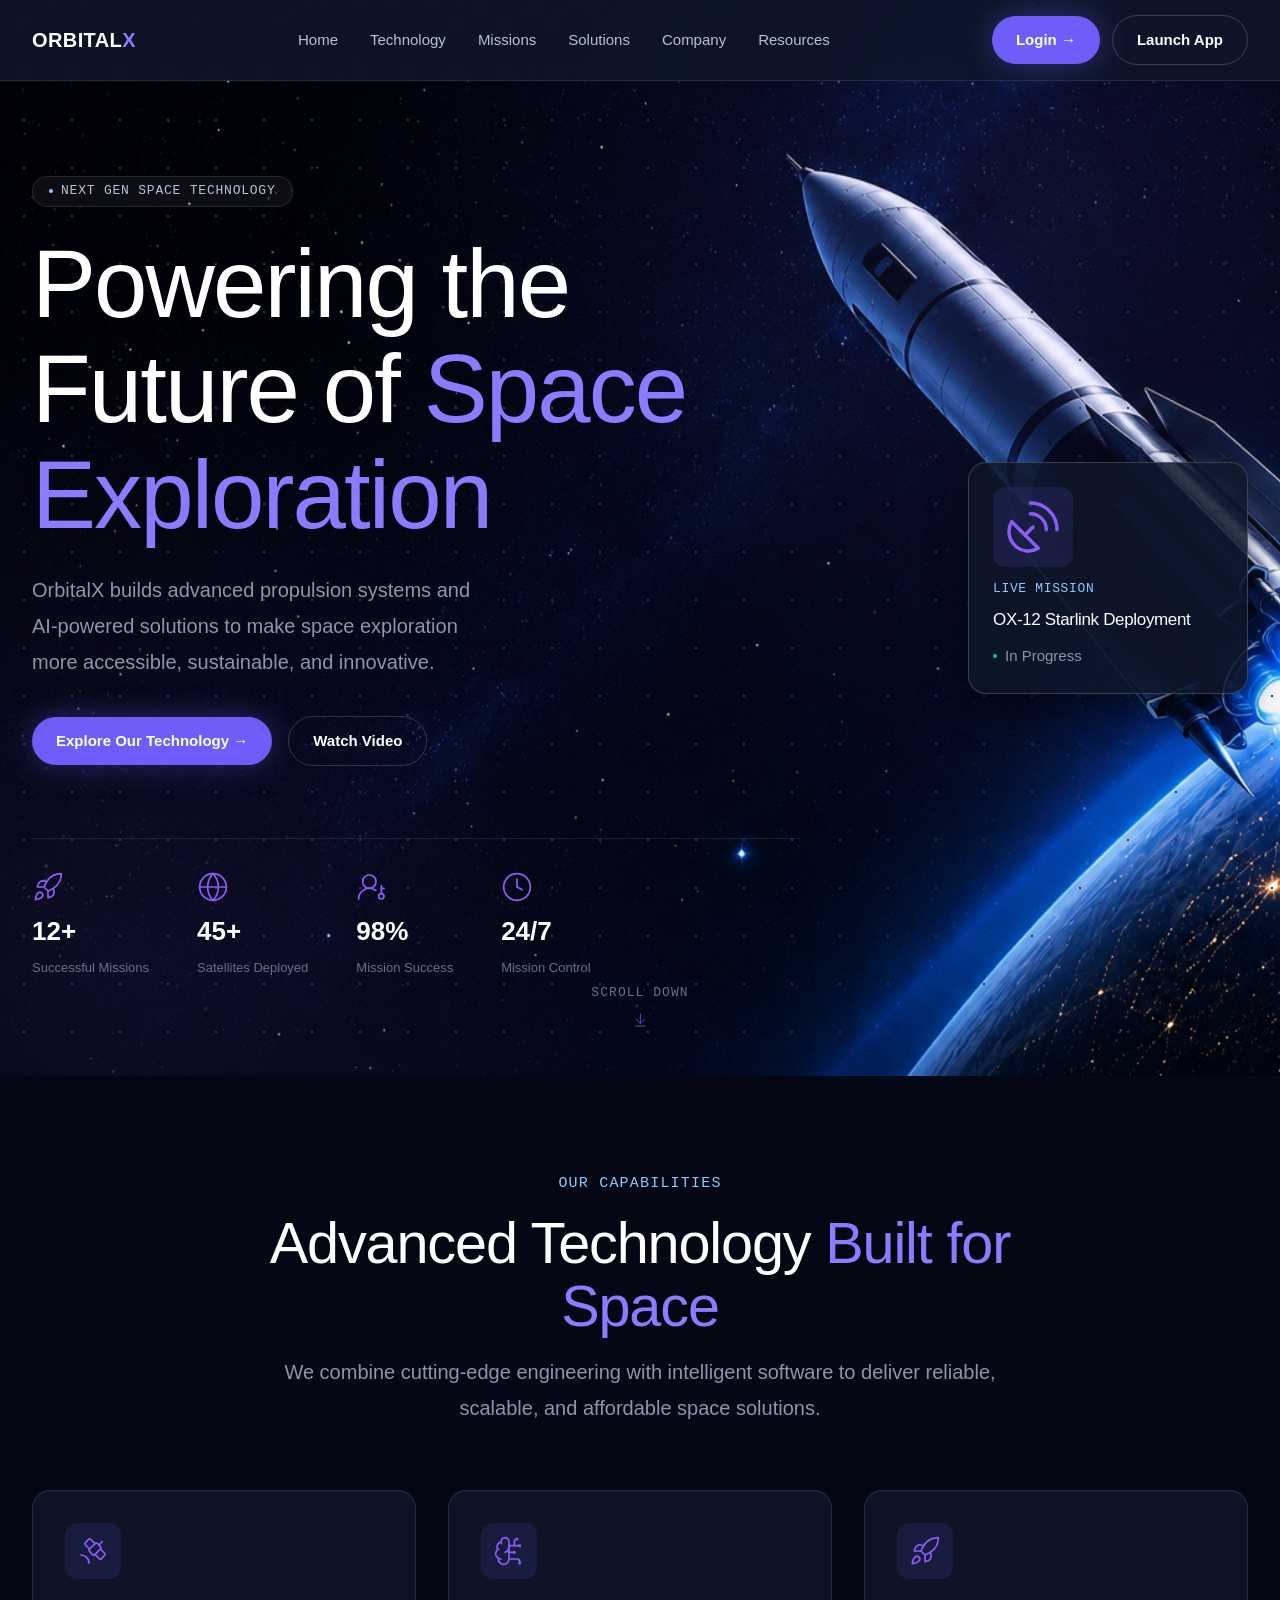
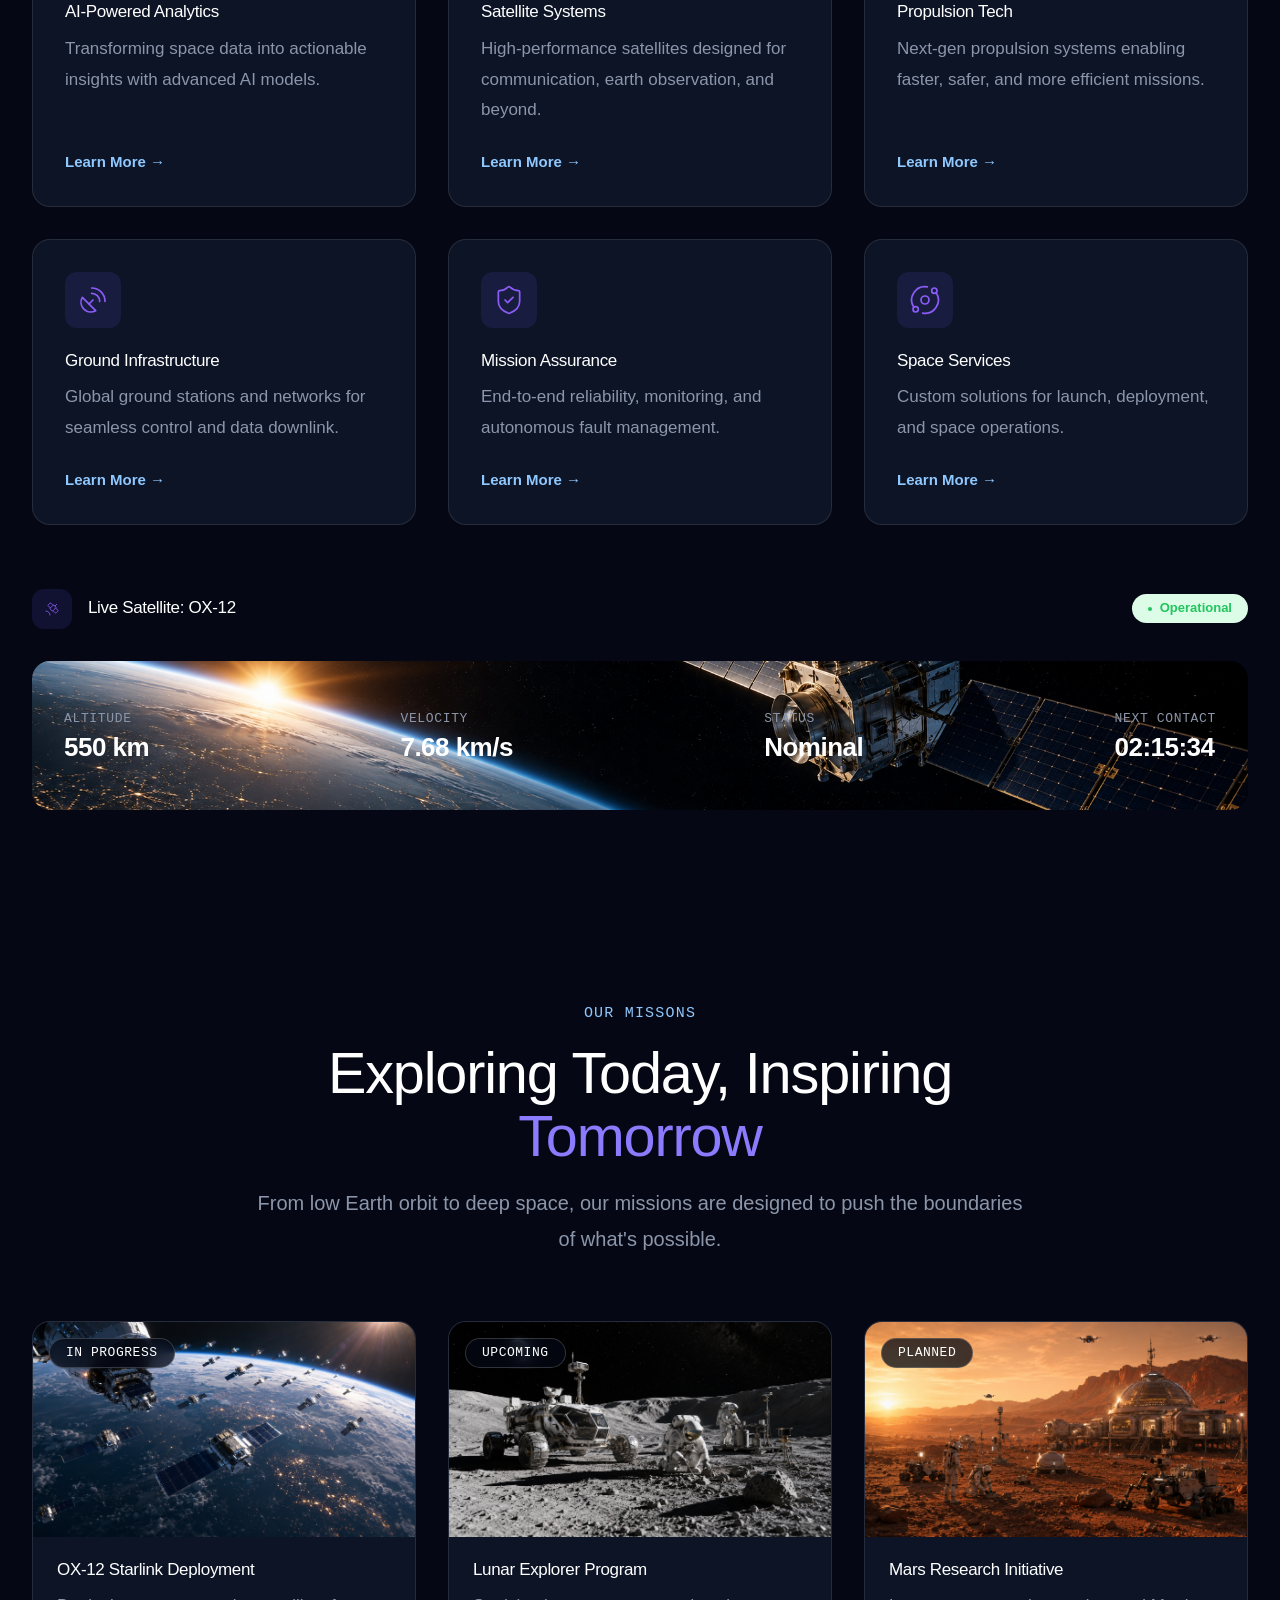
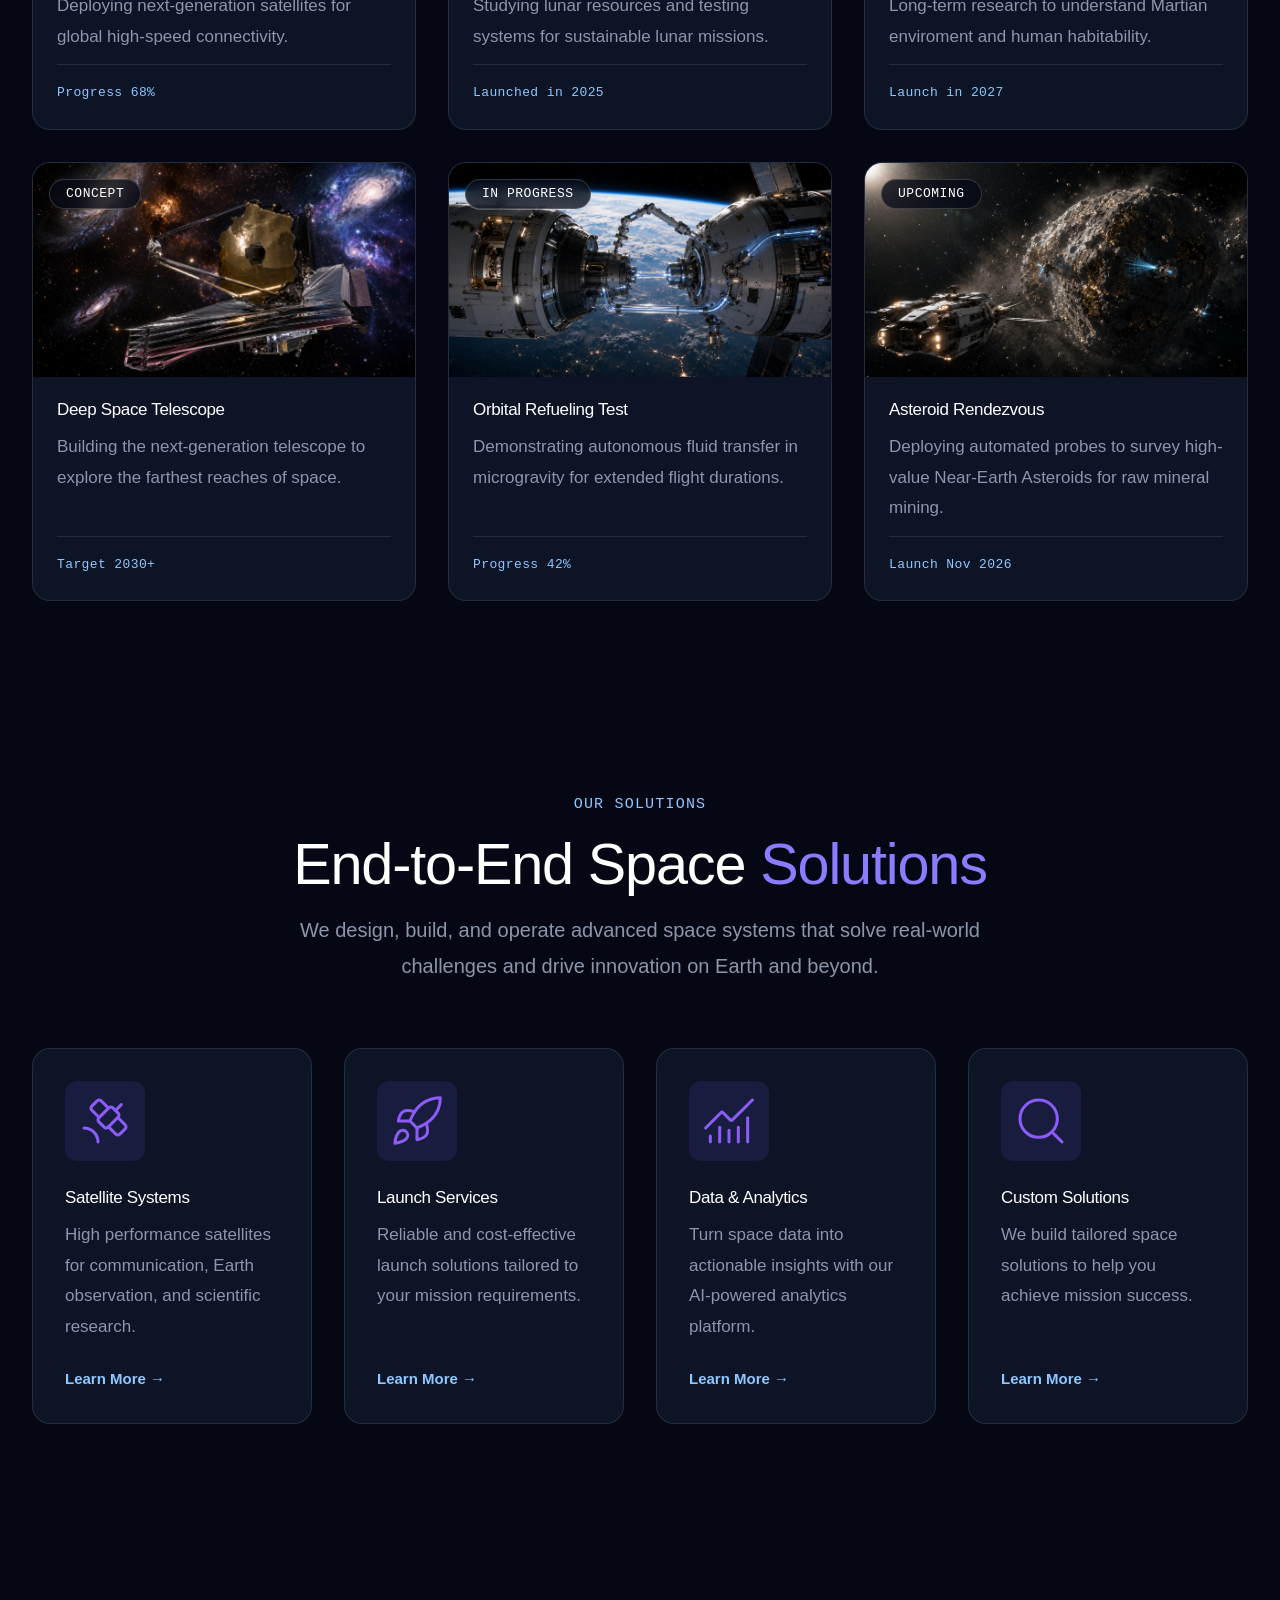
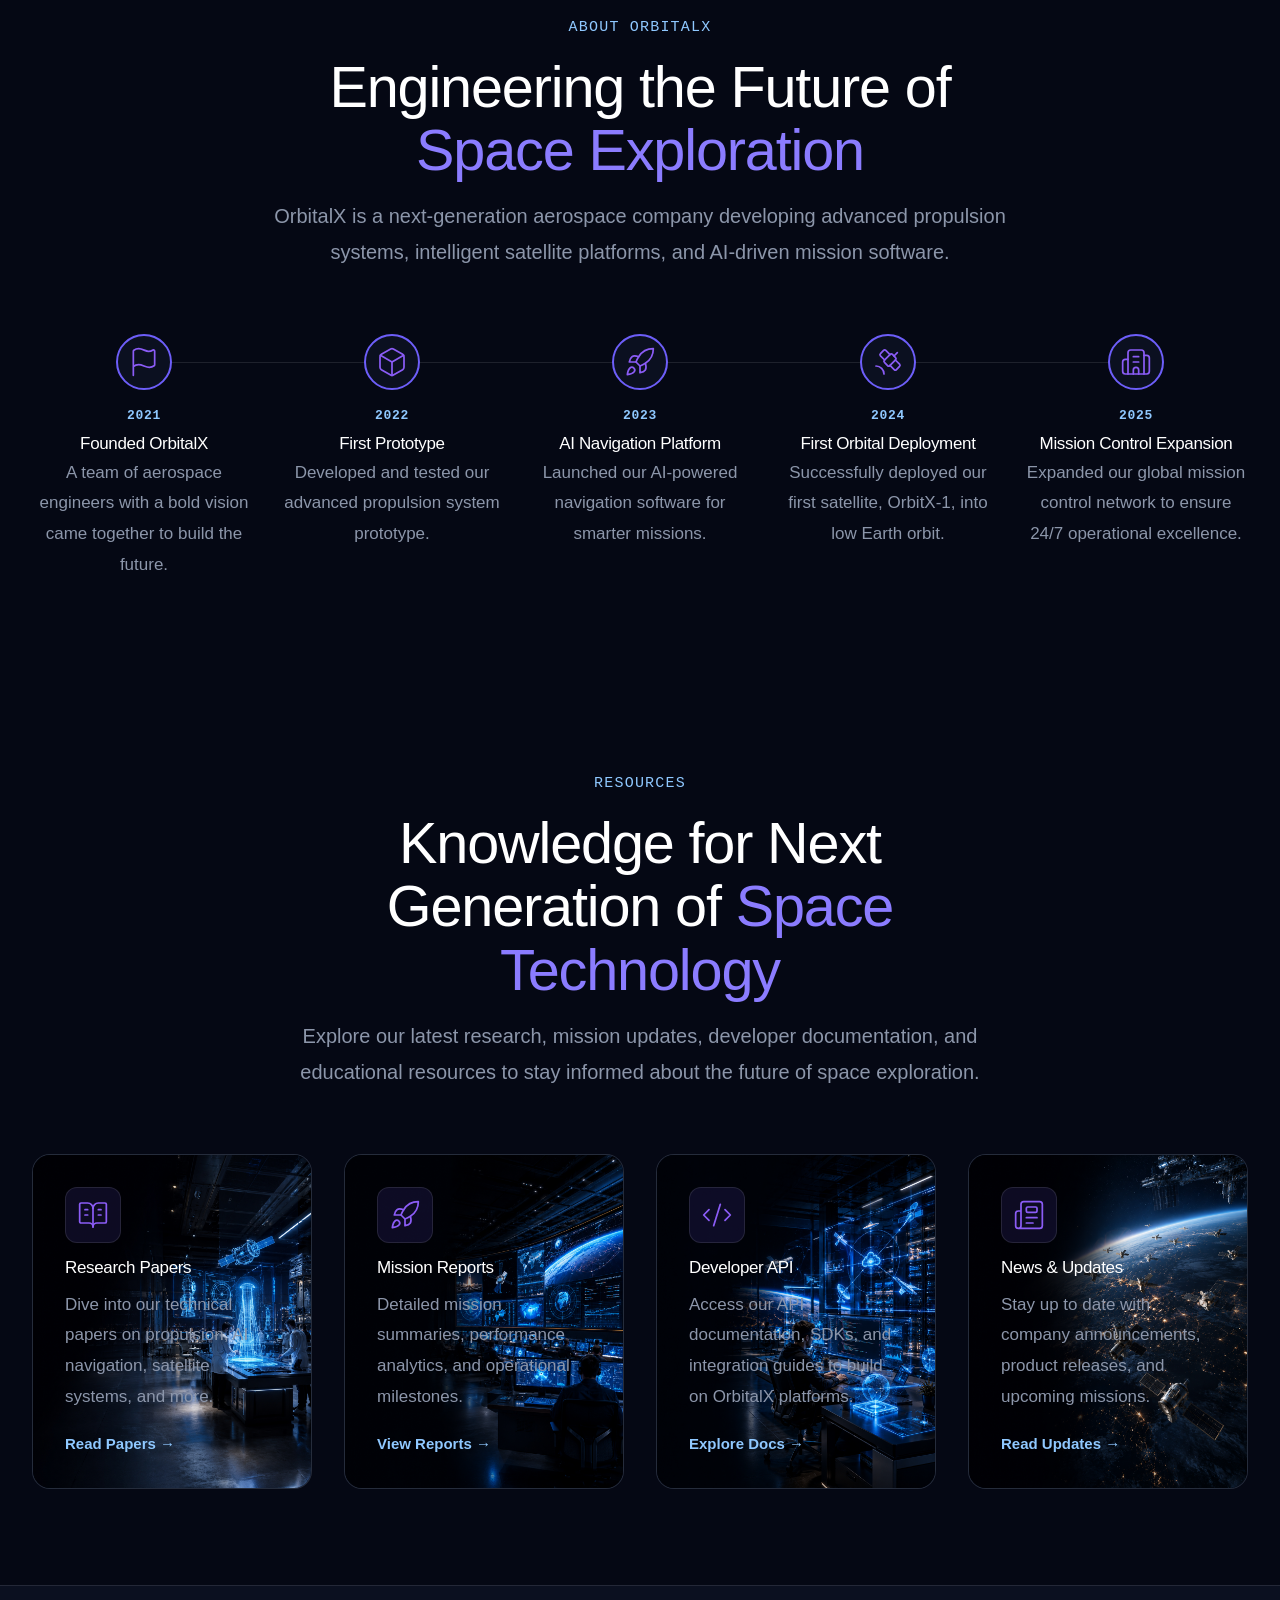
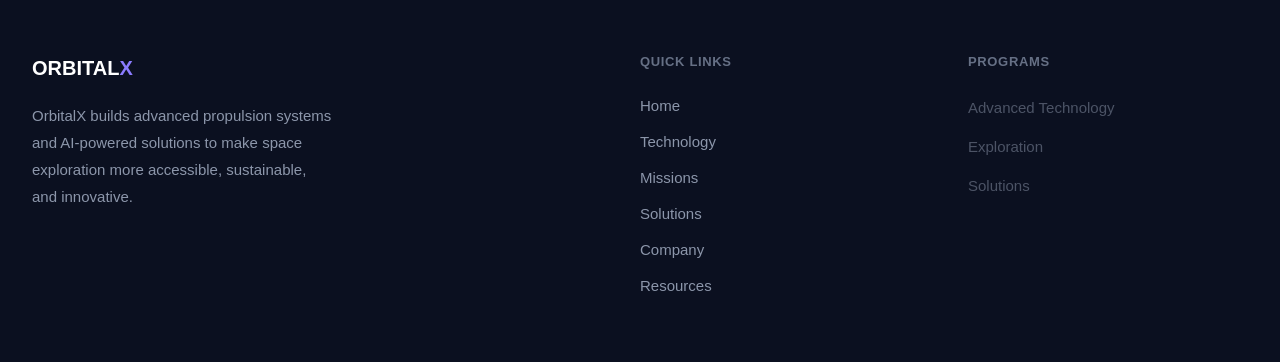
<file: pages/index.html>
<!doctype html>
<html lang="en">
    <head>
        <meta charset="UTF-8" />
        <meta name="viewport" content="width=device-width, initial-scale=1.0" />
        <title>OrbitalX</title>
        <link rel="stylesheet" href="../styles/index.css" />
    </head>
    <body>
        <header class="navbar" id="navbar">
            <div class="navbar__inner">
                <a href="#home" class="navbar__logo">
                    ORBITAL<span class="accent">X</span>
                </a>

                <nav class="navbar__nav">
                    <a href="#" class="navbar__link">Home</a>
                    <a href="#technology" class="navbar__link">Technology</a>
                    <a href="#mission" class="navbar__link">Missions</a>
                    <a href="#solutions" class="navbar__link">Solutions</a>
                    <a href="#company" class="navbar__link">Company</a>
                    <a href="#resources" class="navbar__link">Resources</a>
                </nav>

                <div class="navbar__actions">
                    <a href="#login" class="btn btn--primary">Login →</a>
                    <a href="#launch" class="btn btn--secondary">Launch App</a>
                </div>

                <button class="navbar__hamburger" type="button">
                    <span></span>
                    <span></span>
                    <span></span>
                </button>
            </div>

            <div class="navbar__mobile-menu">
                <a href="#" class="navbar__mobile-link">Home</a>
                <a href="#technology" class="navbar__mobile-link">Technology</a>
                <a href="#mission" class="navbar__mobile-link">Missions</a>
                <a href="#solutions" class="navbar__mobile-link">Solutions</a>
                <a href="#company" class="navbar__mobile-link">Company</a>
                <a href="#resources" class="navbar__mobile-link">Resources</a>

                <div class="navbar__mobile-actions">
                    <a href="#login" class="btn btn--primary">Login</a>
                    <a href="#launch" class="btn btn--secondary">Launch App</a>
                </div>
            </div>
        </header>

        <main id="main">
            <section class="hero" id="home">
                <div class="hero__inner">
                    <div class="hero__content">
                        <span class="hero__badge">
                            <span class="hero__badge-dot"></span>
                            NEXT GEN SPACE TECHNOLOGY
                        </span>

                        <h1 class="hero__title">
                            Powering the Future of
                            <span class="accent">Space Exploration</span>
                        </h1>

                        <p class="hero__description">
                            OrbitalX builds advanced propulsion systems and
                            AI-powered solutions to make space exploration more
                            accessible, sustainable, and innovative.
                        </p>

                        <div class="hero__actions">
                            <a href="#technology" class="btn btn--primary"
                                >Explore Our Technology →</a
                            >
                            <a href="#video" class="btn btn--secondary"
                                >Watch Video</a
                            >
                        </div>

                        <div class="hero__stat-wrapper">
                            <div class="hero__stat">
                                <img
                                    class="hero__stat-icon"
                                    src="../assests/rocket.svg"
                                    alt="Successful Missions"
                                />
                                <span class="hero__stat-title">12+</span>
                                <p class="hero__stat-description">
                                    Successful Missions
                                </p>
                            </div>

                            <div class="hero__stat">
                                <img
                                    class="hero__stat-icon"
                                    src="../assests/globe.svg"
                                    alt="Satellites Deployed"
                                />
                                <span class="hero__stat-title">45+</span>
                                <p class="hero__stat-description">
                                    Satellites Deployed
                                </p>
                            </div>

                            <div class="hero__stat">
                                <img
                                    class="hero__stat-icon"
                                    src="../assests/user-round-key.svg"
                                    alt="Mission Success"
                                />
                                <span class="hero__stat-title">98%</span>
                                <p class="hero__stat-description">
                                    Mission Success
                                </p>
                            </div>

                            <div class="hero__stat">
                                <img
                                    class="hero__stat-icon"
                                    src="../assests/clock.svg"
                                    alt="Mission Control"
                                />
                                <span class="hero__stat-title">24/7</span>
                                <p class="hero__stat-description">
                                    Mission Control
                                </p>
                            </div>
                        </div>
                    </div>

                    <!--this card should be on top right side of the hero section-->

                    <div class="hero__meta">
                        <img
                            class="hero__meta-icon"
                            src="../assests/satellite-dish.svg"
                            alt="Live Misson"
                        />
                        <span class="hero__meta-badge">Live Mission</span>
                        <h4 class="hero__meta-title">
                            OX-12 Starlink Deployment
                        </h4>
                        <p class="hero__meta-status">
                            <span class="hero__meta-status-dot"></span>In
                            Progress
                        </p>
                    </div>
                </div>

                <div class="hero__scroll">
                    <span class="hero__scroll-title">Scroll Down</span>
                    <img
                        class="hero__scroll-icon"
                        src="../assests/arrow-down-to-line.svg"
                        alt="Hero Scroll"
                    />
                </div>
            </section>

            <section class="technology" id="technology">
                <div class="container">
                    <header class="section__header">
                        <div class="section__header-center">
                            <span class="section__header-label"
                                >OUR CAPABILITIES</span
                            >
                            <h2 class="section__header-title">
                                Advanced Technology
                                <span class="accent">Built for Space</span>
                            </h2>
                            <p class="section__header-description">
                                We combine cutting-edge engineering with
                                intelligent software to deliver reliable,
                                scalable, and affordable space solutions.
                            </p>
                        </div>
                    </header>

                    <ul class="technology__grid" role="list">
                        <li>
                            <article class="technology__card">
                                <div class="technology__card-img__wrapper">
                                    <img
                                        class="technology__card-img"
                                        src="../assests/satellite.svg"
                                        alt="AI-Powered Analytics"
                                    />
                                </div>
                                <div class="technology__card-body">
                                    <h3 class="technology__card-title">
                                        AI-Powered Analytics
                                    </h3>
                                    <p class="technology__card-description">
                                        Transforming space data into actionable
                                        insights with advanced AI models.
                                    </p>
                                    <a href="#" class="btn btn--tertiary"
                                        >Learn More →</a
                                    >
                                </div>
                            </article>
                        </li>

                        <li>
                            <article class="technology__card">
                                <div class="technology__card-img__wrapper">
                                    <img
                                        class="technology__card-img"
                                        src="../assests/brain-circuit.svg"
                                        alt="Satellite Systems"
                                    />
                                </div>
                                <div class="technology__card-body">
                                    <h3 class="technology__card-title">
                                        Satellite Systems
                                    </h3>
                                    <p class="technology__card-description">
                                        High-performance satellites designed for
                                        communication, earth observation, and
                                        beyond.
                                    </p>
                                    <a href="#" class="btn btn--tertiary"
                                        >Learn More →</a
                                    >
                                </div>
                            </article>
                        </li>

                        <li>
                            <article class="technology__card">
                                <div class="technology__card-img__wrapper">
                                    <img
                                        class="technology__card-img"
                                        src="../assests/rocket.svg"
                                        alt="Propulsion Tech"
                                    />
                                </div>
                                <div class="technology__card-body">
                                    <h3 class="technology__card-title">
                                        Propulsion Tech
                                    </h3>
                                    <p class="technology__card-description">
                                        Next-gen propulsion systems enabling
                                        faster, safer, and more efficient
                                        missions.
                                    </p>
                                    <a href="#" class="btn btn--tertiary"
                                        >Learn More →</a
                                    >
                                </div>
                            </article>
                        </li>

                        <li>
                            <article class="technology__card">
                                <div class="technology__card-img__wrapper">
                                    <img
                                        class="technology__card-img"
                                        src="../assests/satellite-dish.svg"
                                        alt="Ground Infrastructure"
                                    />
                                </div>
                                <div class="technology__card-body">
                                    <h3 class="technology__card-title">
                                        Ground Infrastructure
                                    </h3>
                                    <p class="technology__card-description">
                                        Global ground stations and networks for
                                        seamless control and data downlink.
                                    </p>
                                    <a href="#" class="btn btn--tertiary"
                                        >Learn More →</a
                                    >
                                </div>
                            </article>
                        </li>

                        <li>
                            <article class="technology__card">
                                <div class="technology__card-img__wrapper">
                                    <img
                                        class="technology__card-img"
                                        src="../assests/shield-check.svg"
                                        alt="Mission Assurance"
                                    />
                                </div>
                                <div class="technology__card-body">
                                    <h3 class="technology__card-title">
                                        Mission Assurance
                                    </h3>
                                    <p class="technology__card-description">
                                        End-to-end reliability, monitoring, and
                                        autonomous fault management.
                                    </p>
                                    <a href="#" class="btn btn--tertiary"
                                        >Learn More →</a
                                    >
                                </div>
                            </article>
                        </li>

                        <li>
                            <article class="technology__card">
                                <div class="technology__card-img__wrapper">
                                    <img
                                        class="technology__card-img"
                                        src="../assests/orbit.svg"
                                        alt="Space Services"
                                    />
                                </div>
                                <div class="technology__card-body">
                                    <h3 class="technology__card-title">
                                        Space Services
                                    </h3>
                                    <p class="technology__card-description">
                                        Custom solutions for launch, deployment,
                                        and space operations.
                                    </p>
                                    <a href="#" class="btn btn--tertiary"
                                        >Learn More →</a
                                    >
                                </div>
                            </article>
                        </li>
                    </ul>

                    <div class="technology__meta">
                        <div class="technology__meta-header">
                            <img
                                class="technology__meta-icon"
                                src="../assests/satellite.svg"
                                alt="Live Satellite"
                            />
                            <h3 class="technology__meta-title">
                                Live Satellite: OX-12
                            </h3>
                            <span class="technology__meta-status"
                                ><span class="technology__meta-dot"></span
                                >Operational</span
                            >
                        </div>

                        <!--this is a full screen width band-->

                        <div class="technology__meta-stats__wrapper">
                            <img
                                class="technology__meta-bg-img"
                                src="../assests/technology.png"
                                alt="technology"
                            />
                            <div class="technology__meta-body">
                                <div class="technology__card-stats">
                                    <span class="meta__stats-title"
                                        >Altitude</span
                                    >
                                    <h3 class="meta__stats-value">550 km</h3>
                                </div>

                                <div class="technology__card-stats">
                                    <span class="meta__stats-title"
                                        >Velocity</span
                                    >
                                    <h3 class="meta__stats-value">7.68 km/s</h3>
                                </div>

                                <div class="technology__card-stats">
                                    <span class="meta__stats-title"
                                        >Status</span
                                    >
                                    <h3 class="meta__stats-value">Nominal</h3>
                                </div>

                                <div class="technology__card-stats">
                                    <span class="meta__stats-title"
                                        >Next Contact</span
                                    >
                                    <h3 class="meta__stats-value">02:15:34</h3>
                                </div>
                            </div>
                        </div>
                    </div>
                </div>
            </section>

            <section class="mission" id="mission">
                <div class="container">
                    <header class="section__header">
                        <div class="section__header-center">
                            <span class="section__header-label"
                                >OUR MISSONS</span
                            >
                            <h2 class="section__header-title">
                                Exploring Today, Inspiring
                                <span class="accent">Tomorrow</span>
                            </h2>
                            <p class="section__header-description">
                                From low Earth orbit to deep space, our missions
                                are designed to push the boundaries of what's
                                possible.
                            </p>
                        </div>
                    </header>

                    <ul class="mission__grid" role="list">
                        <li>
                            <article class="mission__card">
                                <div class="mission__card-img__wrap">
                                    <span class="mission__card-badge"
                                        >In Progress</span
                                    >
                                    <img
                                        class="mission__card-img"
                                        src="../assests/OX-12 Starlink Deployment.png"
                                        alt="OX-12 Starlink Deployment"
                                    />
                                </div>
                                <div class="mission__card-body">
                                    <h3 class="mission__card-title">
                                        OX-12 Starlink Deployment
                                    </h3>
                                    <p class="mission__card-description">
                                        Deploying next-generation satellites for
                                        global high-speed connectivity.
                                    </p>
                                    <div
                                        class="mission__card-progress__wrapper"
                                    >
                                        <span class="mission__card-progress"
                                            >Progress 68%</span
                                        >
                                    </div>
                                </div>
                            </article>
                        </li>

                        <li>
                            <article class="mission__card">
                                <div class="mission__card-img__wrap">
                                    <span class="mission__card-badge"
                                        >Upcoming</span
                                    >
                                    <img
                                        class="mission__card-img"
                                        src="../assests/Lunar Explorer Program.png"
                                        alt="Lunar Explorer Program"
                                    />
                                </div>
                                <div class="mission__card-body">
                                    <h3 class="mission__card-title">
                                        Lunar Explorer Program
                                    </h3>
                                    <p class="mission__card-description">
                                        Studying lunar resources and testing
                                        systems for sustainable lunar missions.
                                    </p>
                                    <div
                                        class="mission__card-progress__wrapper"
                                    >
                                        <span class="mission__card-progress"
                                            >Launched in 2025</span
                                        >
                                    </div>
                                </div>
                            </article>
                        </li>

                        <li>
                            <article class="mission__card">
                                <div class="mission__card-img__wrap">
                                    <span class="mission__card-badge"
                                        >Planned</span
                                    >
                                    <img
                                        class="mission__card-img"
                                        src="../assests/Mars Research Initiative.png"
                                        alt="Mars Research Initiative"
                                    />
                                </div>
                                <div class="mission__card-body">
                                    <h3 class="mission__card-title">
                                        Mars Research Initiative
                                    </h3>
                                    <p class="mission__card-description">
                                        Long-term research to understand Martian
                                        enviroment and human habitability.
                                    </p>
                                    <div
                                        class="mission__card-progress__wrapper"
                                    >
                                        <span class="mission__card-progress"
                                            >Launch in 2027</span
                                        >
                                    </div>
                                </div>
                            </article>
                        </li>

                        <li>
                            <article class="mission__card">
                                <div class="mission__card-img__wrap">
                                    <span class="mission__card-badge"
                                        >Concept</span
                                    >
                                    <img
                                        class="mission__card-img"
                                        src="../assests/Deep Space Telescope.png"
                                        alt="Deep Space Telescope"
                                    />
                                </div>
                                <div class="mission__card-body">
                                    <h3 class="mission__card-title">
                                        Deep Space Telescope
                                    </h3>
                                    <p class="mission__card-description">
                                        Building the next-generation telescope
                                        to explore the farthest reaches of
                                        space.
                                    </p>
                                    <div
                                        class="mission__card-progress__wrapper"
                                    >
                                        <span class="mission__card-progress"
                                            >Target 2030+</span
                                        >
                                    </div>
                                </div>
                            </article>
                        </li>

                        <li>
                            <article class="mission__card">
                                <div class="mission__card-img__wrap">
                                    <span class="mission__card-badge"
                                        >In Progress</span
                                    >
                                    <img
                                        class="mission__card-img"
                                        src="../assests/Orbital Refueling Test.png"
                                        alt="Orbital Refueling Test"
                                    />
                                </div>
                                <div class="mission__card-body">
                                    <h3 class="mission__card-title">
                                        Orbital Refueling Test
                                    </h3>
                                    <p class="mission__card-description">
                                        Demonstrating autonomous fluid transfer
                                        in microgravity for extended flight
                                        durations.
                                    </p>
                                    <div
                                        class="mission__card-progress__wrapper"
                                    >
                                        <span class="mission__card-progress"
                                            >Progress 42%</span
                                        >
                                    </div>
                                </div>
                            </article>
                        </li>

                        <li>
                            <article class="mission__card">
                                <div class="mission__card-img__wrap">
                                    <span class="mission__card-badge"
                                        >Upcoming</span
                                    >
                                    <img
                                        class="mission__card-img"
                                        src="../assests/Asteroid Rendezvous.png"
                                        alt="Asteroid Rendezvous"
                                    />
                                </div>
                                <div class="mission__card-body">
                                    <h3 class="mission__card-title">
                                        Asteroid Rendezvous
                                    </h3>
                                    <p class="mission__card-description">
                                        Deploying automated probes to survey
                                        high-value Near-Earth Asteroids for raw
                                        mineral mining.
                                    </p>
                                    <div
                                        class="mission__card-progress__wrapper"
                                    >
                                        <span class="mission__card-progress"
                                            >Launch Nov 2026</span
                                        >
                                    </div>
                                </div>
                            </article>
                        </li>
                    </ul>
                </div>
            </section>

            <section class="solutions" id="solutions">
                <div class="container">
                    <header class="section__header">
                        <div class="section__header-center">
                            <span class="section__header-label"
                                >Our Solutions</span
                            >
                            <h2 class="section__header-title">
                                End-to-End Space
                                <span class="accent">Solutions</span>
                            </h2>
                            <p class="section__header-description">
                                We design, build, and operate advanced space
                                systems that solve real-world challenges and
                                drive innovation on Earth and beyond.
                            </p>
                        </div>
                    </header>

                    <ul class="solutions__grid" role="list">
                        <li>
                            <article class="solutions__card">
                                <div class="solutions__card-body">
                                    <img
                                        class="solutions__card-icon"
                                        src="../assests/satellite.svg"
                                        alt="Satellite Systems"
                                    />
                                    <h3 class="solutions__card-title">
                                        Satellite Systems
                                    </h3>
                                    <p class="solutions__card-description">
                                        High performance satellites for
                                        communication, Earth observation, and
                                        scientific research.
                                    </p>
                                    <a href="#" class="btn btn--tertiary"
                                        >Learn More →</a
                                    >
                                </div>
                            </article>
                        </li>

                        <li>
                            <article class="solutions__card">
                                <div class="solutions__card-body">
                                    <img
                                        class="solutions__card-icon"
                                        src="../assests/rocket.svg"
                                        alt="Launch Services"
                                    />
                                    <h3 class="solutions__card-title">
                                        Launch Services
                                    </h3>
                                    <p class="solutions__card-description">
                                        Reliable and cost-effective launch
                                        solutions tailored to your mission
                                        requirements.
                                    </p>
                                    <a href="#" class="btn btn--tertiary"
                                        >Learn More →</a
                                    >
                                </div>
                            </article>
                        </li>

                        <li>
                            <article class="solutions__card">
                                <div class="solutions__card-body">
                                    <img
                                        class="solutions__card-icon"
                                        src="../assests/chart-no-axes-combined.svg"
                                        alt="Data & Analytics"
                                    />
                                    <h3 class="solutions__card-title">
                                        Data & Analytics
                                    </h3>
                                    <p class="solutions__card-description">
                                        Turn space data into actionable insights
                                        with our AI-powered analytics platform.
                                    </p>
                                    <a href="#" class="btn btn--tertiary"
                                        >Learn More →</a
                                    >
                                </div>
                            </article>
                        </li>

                        <li>
                            <article class="solutions__card">
                                <div class="solutions__card-body">
                                    <img
                                        class="solutions__card-icon"
                                        src="../assests/search.svg"
                                        alt="Custom Solutions"
                                    />
                                    <h3 class="solutions__card-title">
                                        Custom Solutions
                                    </h3>
                                    <p class="solutions__card-description">
                                        We build tailored space solutions to
                                        help you achieve mission success.
                                    </p>
                                    <a href="#" class="btn btn--tertiary"
                                        >Learn More →</a
                                    >
                                </div>
                            </article>
                        </li>
                    </ul>
                </div>
            </section>

            <section class="company" id="company">
                <div class="container">
                    <header class="section__header">
                        <div class="section__header-center">
                            <span class="section__header-label"
                                >ABOUT ORBITALX</span
                            >
                            <h2 class="section__header-title">
                                Engineering the Future of
                                <span class="accent">Space Exploration</span>
                            </h2>
                            <p class="section__header-description">
                                OrbitalX is a next-generation aerospace company
                                developing advanced propulsion systems,
                                intelligent satellite platforms, and AI-driven
                                mission software.
                            </p>
                        </div>
                    </header>

                    <ul class="timeline__grid">
                        <li class="timeline__item">
                            <div class="timeline__icon-wrap">
                                <img
                                    class="timeline__icon"
                                    src="../assests/flag.svg"
                                    alt="Founding"
                                />
                            </div>
                            <div class="timeline__body">
                                <span class="timeline__year">2021</span>
                                <h3 class="timeline__heading">
                                    Founded OrbitalX
                                </h3>
                                <p class="timeline__description">
                                    A team of aerospace engineers with a bold
                                    vision came together to build the future.
                                </p>
                            </div>
                        </li>

                        <li class="timeline__item">
                            <div class="timeline__icon-wrap">
                                <img
                                    class="timeline__icon"
                                    src="../assests/box.svg"
                                    alt="Founding"
                                />
                            </div>
                            <div class="timeline__body">
                                <span class="timeline__year">2022</span>
                                <h3 class="timeline__heading">
                                    First Prototype
                                </h3>
                                <p class="timeline__description">
                                    Developed and tested our advanced propulsion
                                    system prototype.
                                </p>
                            </div>
                        </li>

                        <li class="timeline__item">
                            <div class="timeline__icon-wrap">
                                <img
                                    class="timeline__icon"
                                    src="../assests/rocket.svg"
                                    alt="Founding"
                                />
                            </div>
                            <div class="timeline__body">
                                <span class="timeline__year">2023</span>
                                <h3 class="timeline__heading">
                                    AI Navigation Platform
                                </h3>
                                <p class="timeline__description">
                                    Launched our AI-powered navigation software
                                    for smarter missions.
                                </p>
                            </div>
                        </li>

                        <li class="timeline__item">
                            <div class="timeline__icon-wrap">
                                <img
                                    class="timeline__icon"
                                    src="../assests/satellite.svg"
                                    alt="Founding"
                                />
                            </div>
                            <div class="timeline__body">
                                <span class="timeline__year">2024</span>
                                <h3 class="timeline__heading">
                                    First Orbital Deployment
                                </h3>
                                <p class="timeline__description">
                                    Successfully deployed our first satellite,
                                    OrbitX-1, into low Earth orbit.
                                </p>
                            </div>
                        </li>

                        <li class="timeline__item">
                            <div class="timeline__icon-wrap">
                                <img
                                    class="timeline__icon"
                                    src="../assests/building-2.svg"
                                    alt="Founding"
                                />
                            </div>
                            <div class="timeline__body">
                                <span class="timeline__year">2025</span>
                                <h3 class="timeline__heading">
                                    Mission Control Expansion
                                </h3>
                                <p class="timeline__description">
                                    Expanded our global mission control network
                                    to ensure 24/7 operational excellence.
                                </p>
                            </div>
                        </li>
                    </ul>
                </div>
            </section>

            <section class="resources" id="resources">
                <div class="container">
                    <header class="section__header">
                        <div class="section__header-center">
                            <span class="section__header-label">Resources</span>
                            <h2 class="section__header-title">
                                Knowledge for Next Generation of
                                <span class="accent">Space Technology</span>
                            </h2>
                            <p class="section__header-description">
                                Explore our latest research, mission updates,
                                developer documentation, and educational
                                resources to stay informed about the future of
                                space exploration.
                            </p>
                        </div>
                    </header>

                    <ul class="resources__grid">
                        <li>
                            <article class="resources__card">
                                <img
                                    class="resources__card-bg-img"
                                    src="../assests/Research Papers.png"
                                    alt="research"
                                />
                                <div class="resources__card-body">
                                    <div class="resources__card-icon__wrapper">
                                        <img
                                            class="resources__card-icon"
                                            src="../assests/book-open-text.svg"
                                            alt="Research Papers"
                                        />
                                    </div>
                                    <div class="resources__card-body">
                                        <h3 class="resources__card-title">
                                            Research Papers
                                        </h3>
                                        <p class="resources__card-description">
                                            Dive into our technical papers on
                                            propulsion, AI navigation, satellite
                                            systems, and more.
                                        </p>
                                        <a href="#" class="btn btn--tertiary"
                                            >Read Papers →</a
                                        >
                                    </div>
                                </div>
                            </article>
                        </li>

                        <li>
                            <article class="resources__card">
                                <img
                                    class="resources__card-bg-img"
                                    src="../assests/Mission Reports.png"
                                    alt="research"
                                />
                                <div class="resources__card-body">
                                    <div class="resources__card-icon__wrapper">
                                        <img
                                            class="resources__card-icon"
                                            src="../assests/rocket.svg"
                                            alt="Research Papers"
                                        />
                                    </div>
                                    <div class="resources__card-body">
                                        <h3 class="resources__card-title">
                                            Mission Reports
                                        </h3>
                                        <p class="resources__card-description">
                                            Detailed mission summaries,
                                            performance analytics, and
                                            operational milestones.
                                        </p>
                                        <a href="#" class="btn btn--tertiary"
                                            >View Reports →</a
                                        >
                                    </div>
                                </div>
                            </article>
                        </li>

                        <li>
                            <article class="resources__card">
                                <img
                                    class="resources__card-bg-img"
                                    src="../assests/Developer API.png"
                                    alt="research"
                                />
                                <div class="resources__card-body">
                                    <div class="resources__card-icon__wrapper">
                                        <img
                                            class="resources__card-icon"
                                            src="../assests/code-xml.svg"
                                            alt="Research Papers"
                                        />
                                    </div>
                                    <div class="resources__card-body">
                                        <h3 class="resources__card-title">
                                            Developer API
                                        </h3>
                                        <p class="resources__card-description">
                                            Access our API documentation, SDKs,
                                            and integration guides to build on
                                            OrbitalX platforms.
                                        </p>
                                        <a href="#" class="btn btn--tertiary"
                                            >Explore Docs →</a
                                        >
                                    </div>
                                </div>
                            </article>
                        </li>

                        <li>
                            <article class="resources__card">
                                <img
                                    class="resources__card-bg-img"
                                    src="../assests/News & Updates.png"
                                    alt="research"
                                />
                                <div class="resources__card-body">
                                    <div class="resources__card-icon__wrapper">
                                        <img
                                            class="resources__card-icon"
                                            src="../assests/newspaper.svg"
                                            alt="News & Updates"
                                        />
                                    </div>
                                    <div class="resources__card-body">
                                        <h3 class="resources__card-title">
                                            News & Updates
                                        </h3>
                                        <p class="resources__card-description">
                                            Stay up to date with company
                                            announcements, product releases, and
                                            upcoming missions.
                                        </p>
                                        <a href="#" class="btn btn--tertiary"
                                            >Read Updates →</a
                                        >
                                    </div>
                                </div>
                            </article>
                        </li>
                    </ul>
                </div>
            </section>
        </main>

        <footer class="footer" id="footer">
            <div class="container">
                <div class="footer__grid">
                    <div class="footer__col">
                        <p class="footer__brand-name">
                            ORBITAL<span class="accent">X</span>
                        </p>
                        <p class="footer__brand-description">
                            OrbitalX builds advanced propulsion systems and
                            AI-powered solutions to make space exploration more
                            accessible, sustainable, and innovative.
                        </p>
                    </div>

                    <div class="footer__col">
                        <p class="footer__col-title">Quick Links</p>
                        <nav class="footer__nav">
                            <a href="#home" class="footer__link">Home</a>
                            <a href="#technology" class="footer__link"
                                >Technology</a
                            >
                            <a href="#mission" class="footer__link">Missions</a>
                            <a href="#solutions" class="footer__link"
                                >Solutions</a
                            >
                            <a href="#company" class="footer__link">Company</a>
                            <a href="#resources" class="footer__link"
                                >Resources</a
                            >
                        </nav>
                    </div>

                    <div class="footer__col">
                        <p class="footer__col-title">Programs</p>
                        <div class="footer__nav">
                            <p class="footer__link">Advanced Technology</p>
                            <p class="footer__link">Exploration</p>
                            <p class="footer__link">Solutions</p>
                        </div>
                    </div>
                </div>
            </div>
        </footer>
        <script src="../script/script.js" defer></script>
    </body>
</html>
</file>
<file: styles/index.css>
@import url(variables.css);
@import url(base.css);
@import url(reset.css);
@import url(components.css);
@import url(responsive.css);
</file>
